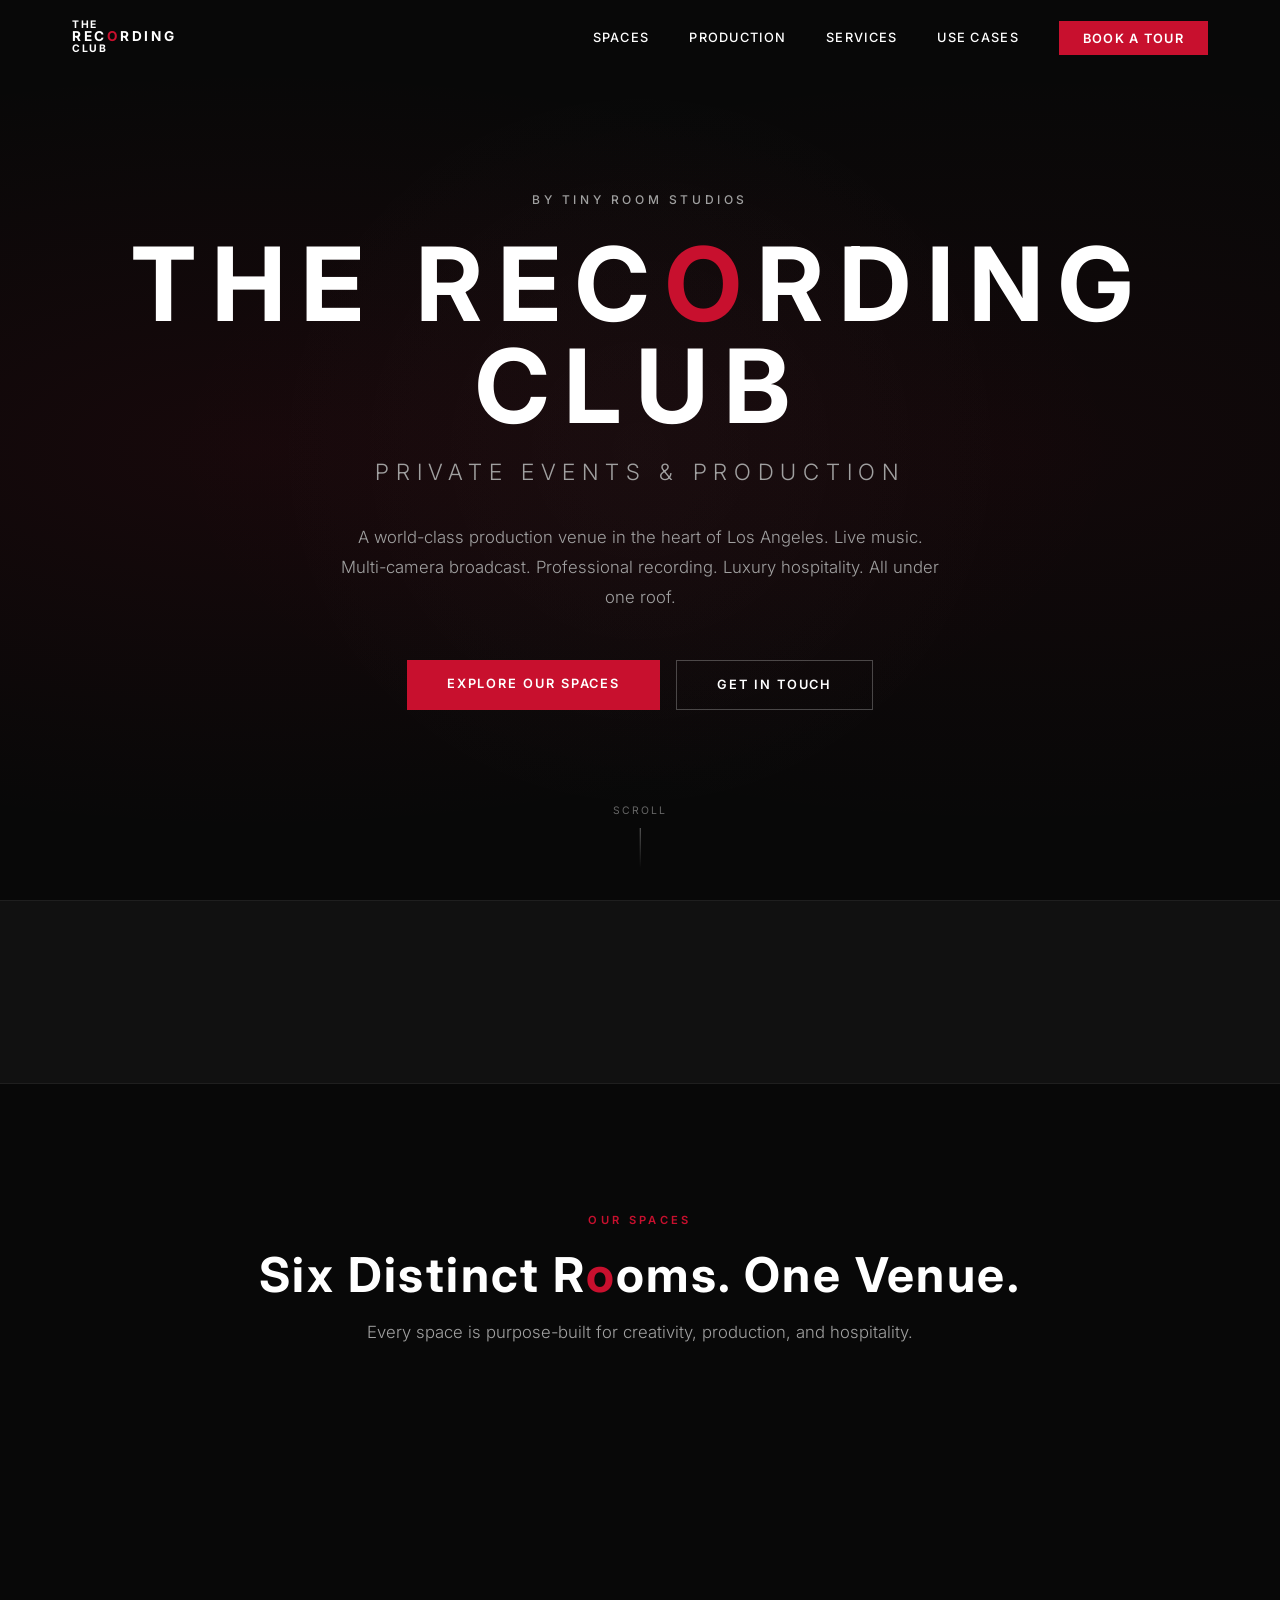
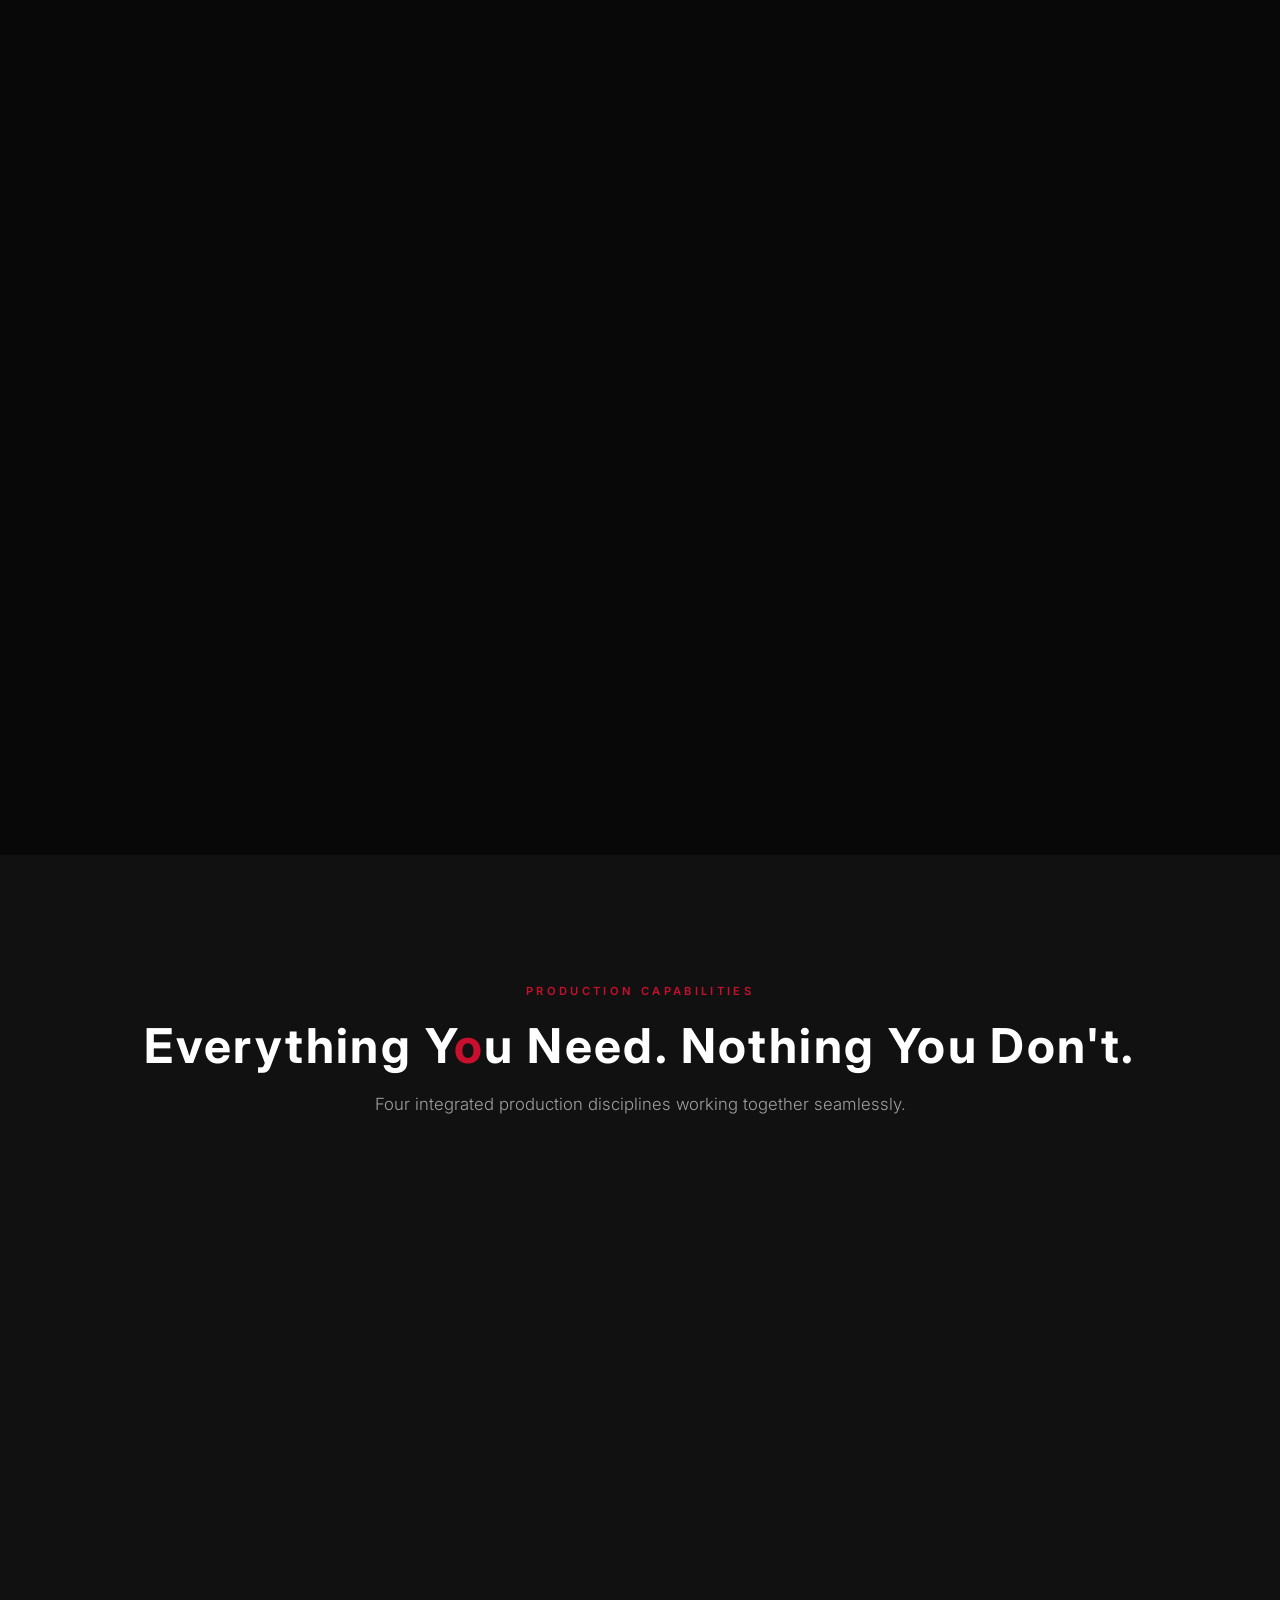
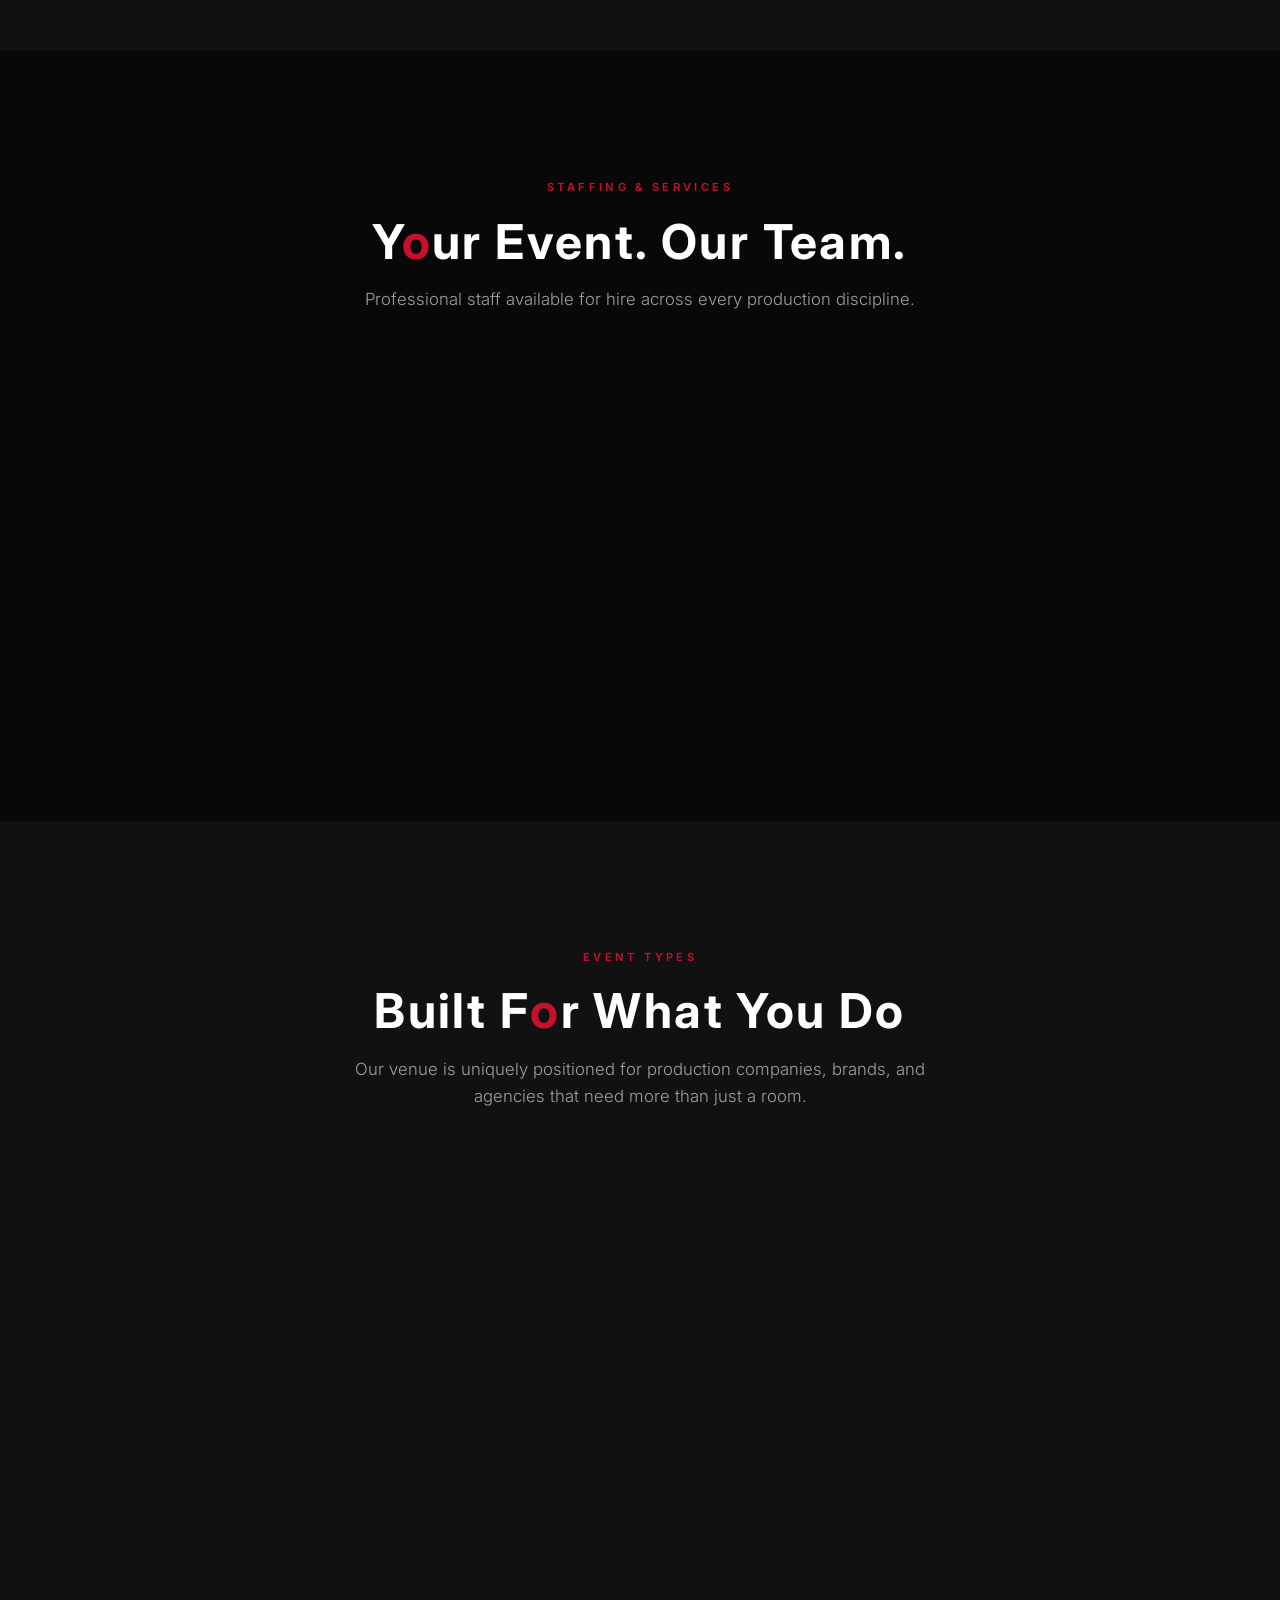
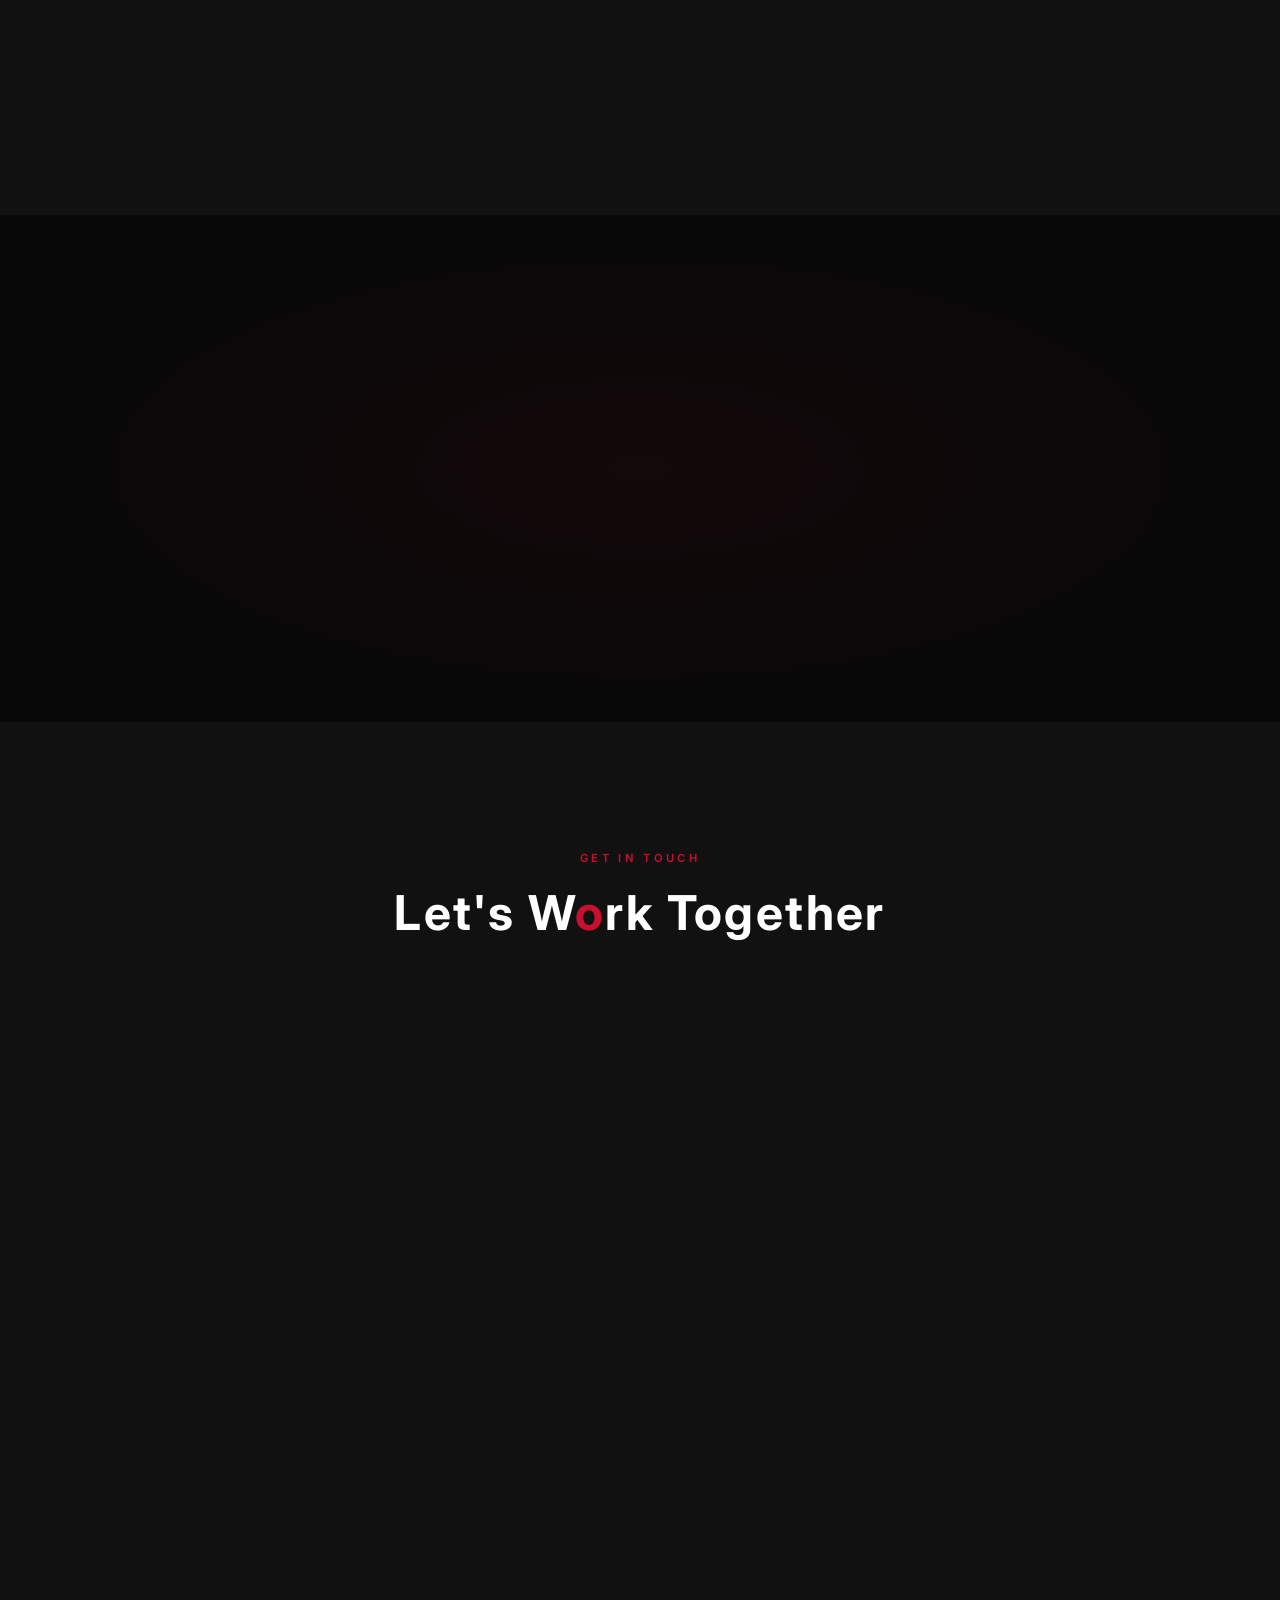
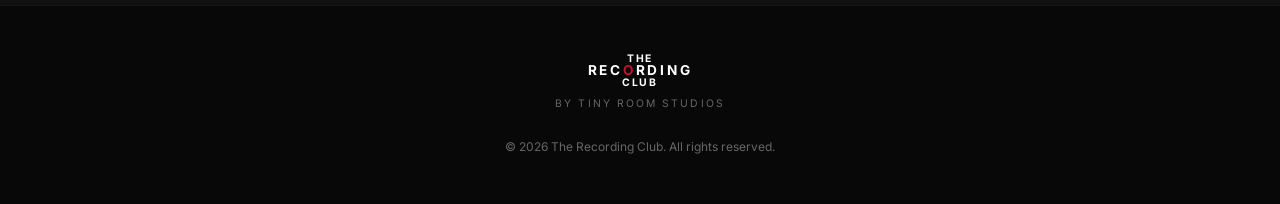
<file: index.html>
<!DOCTYPE html>
<html lang="en">
<head>
    <meta charset="UTF-8">
    <meta http-equiv="refresh" content="0;url=eventbookings/">
    <title>The Recording Club</title>
</head>
<body>
    <p>Redirecting to <a href="eventbookings/">Event Bookings</a>...</p>
</body>
</html>
</file>
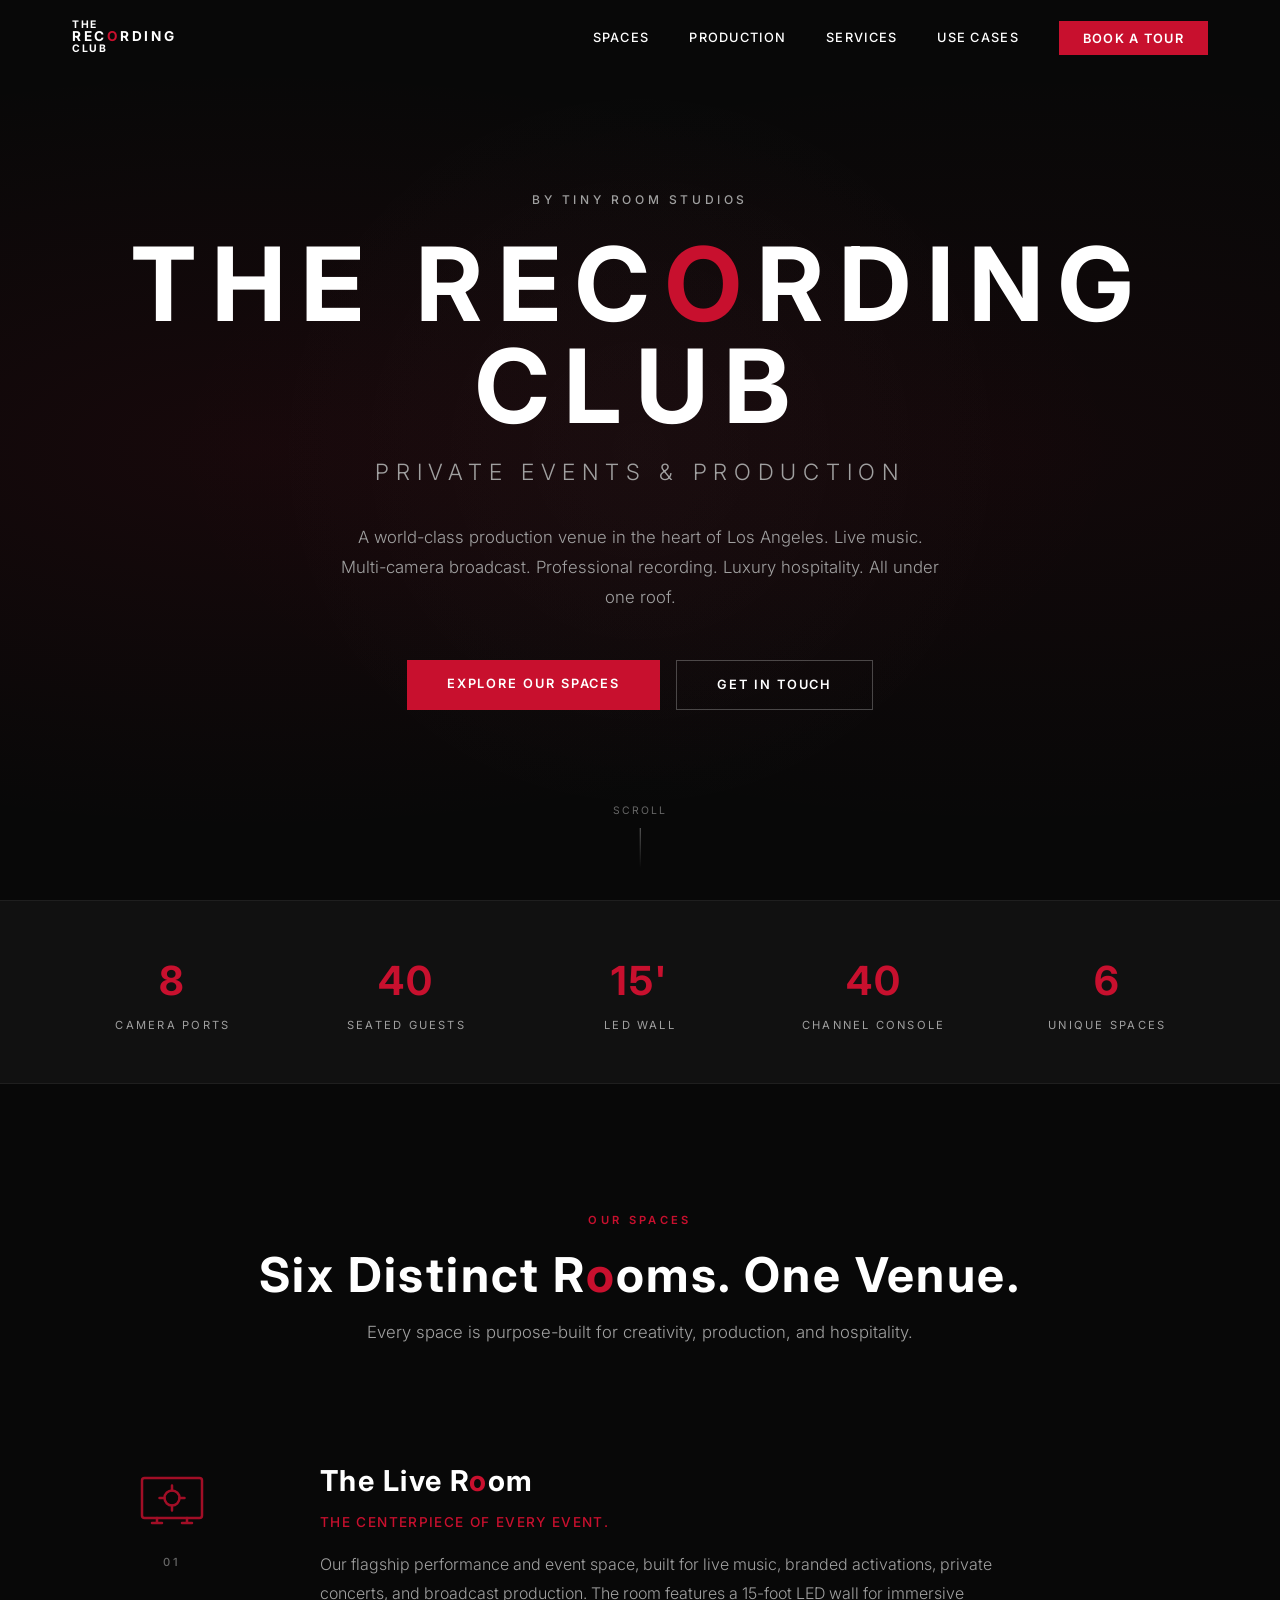
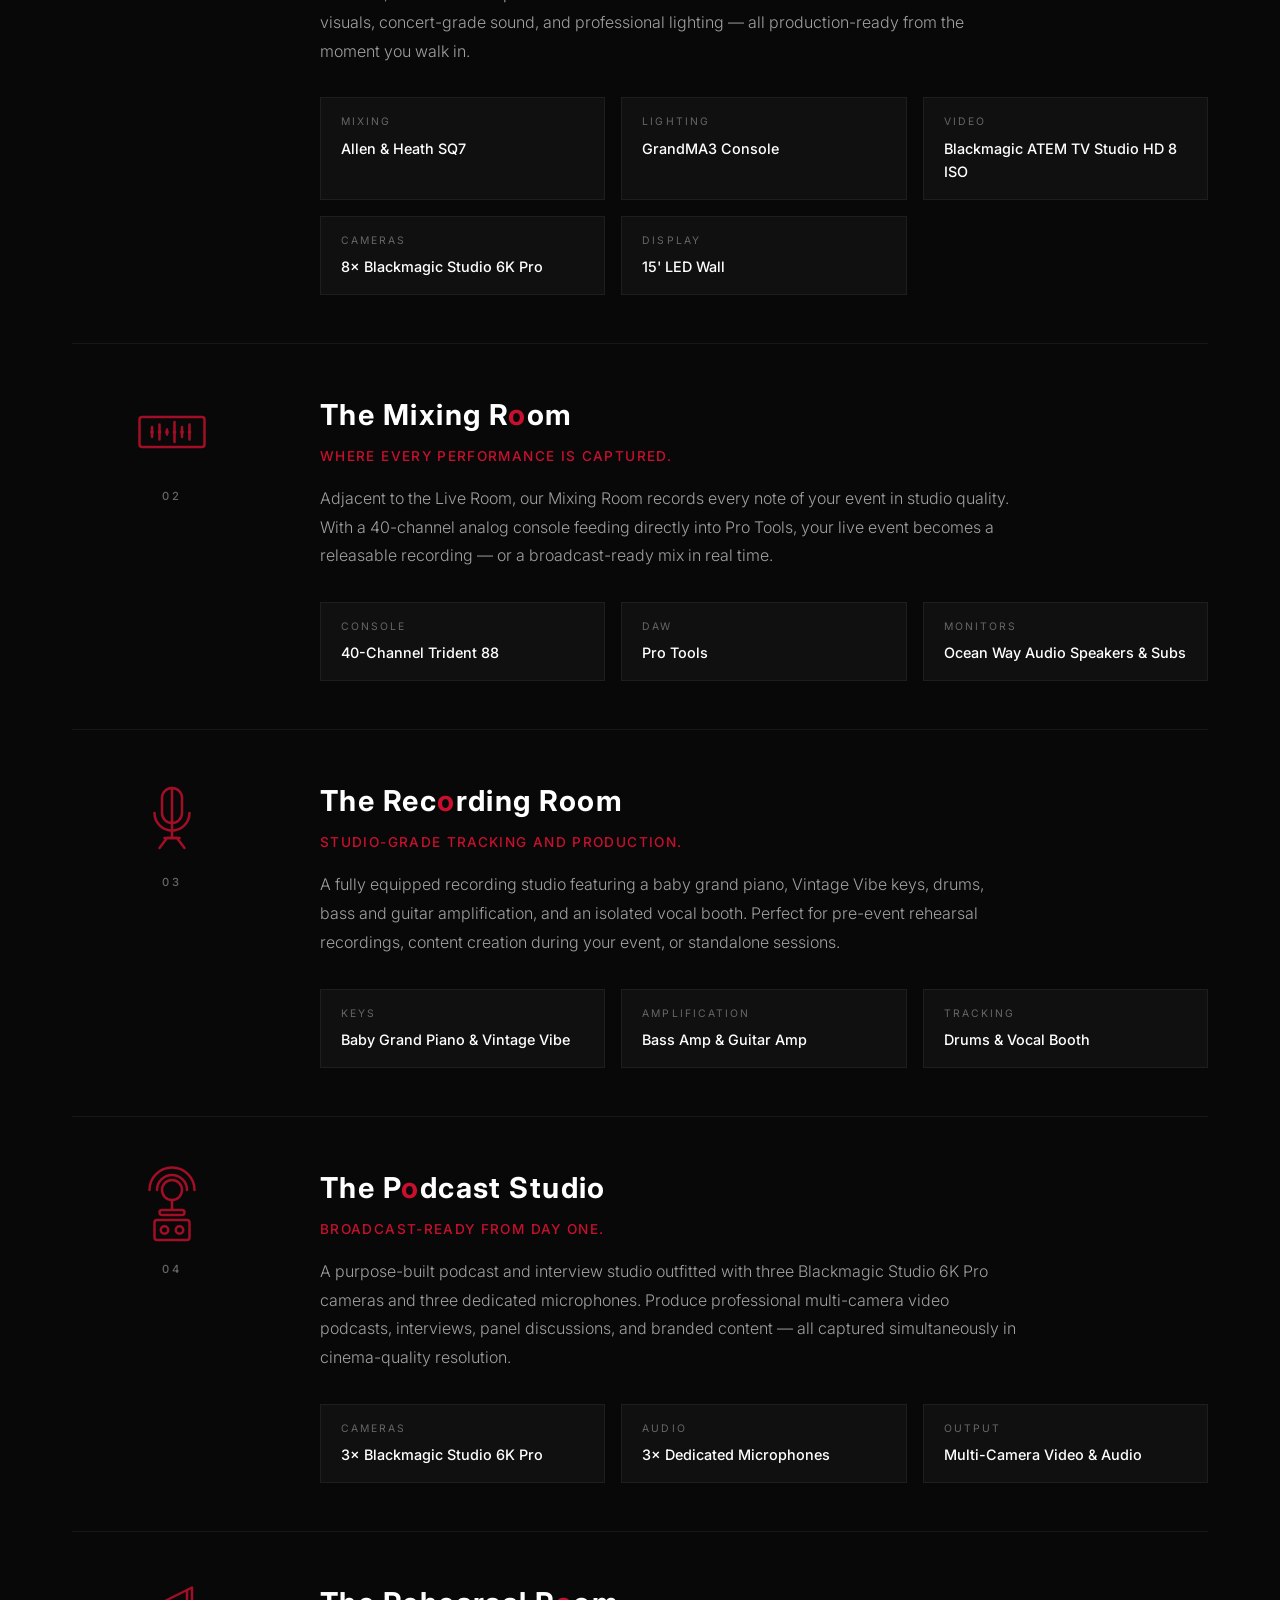
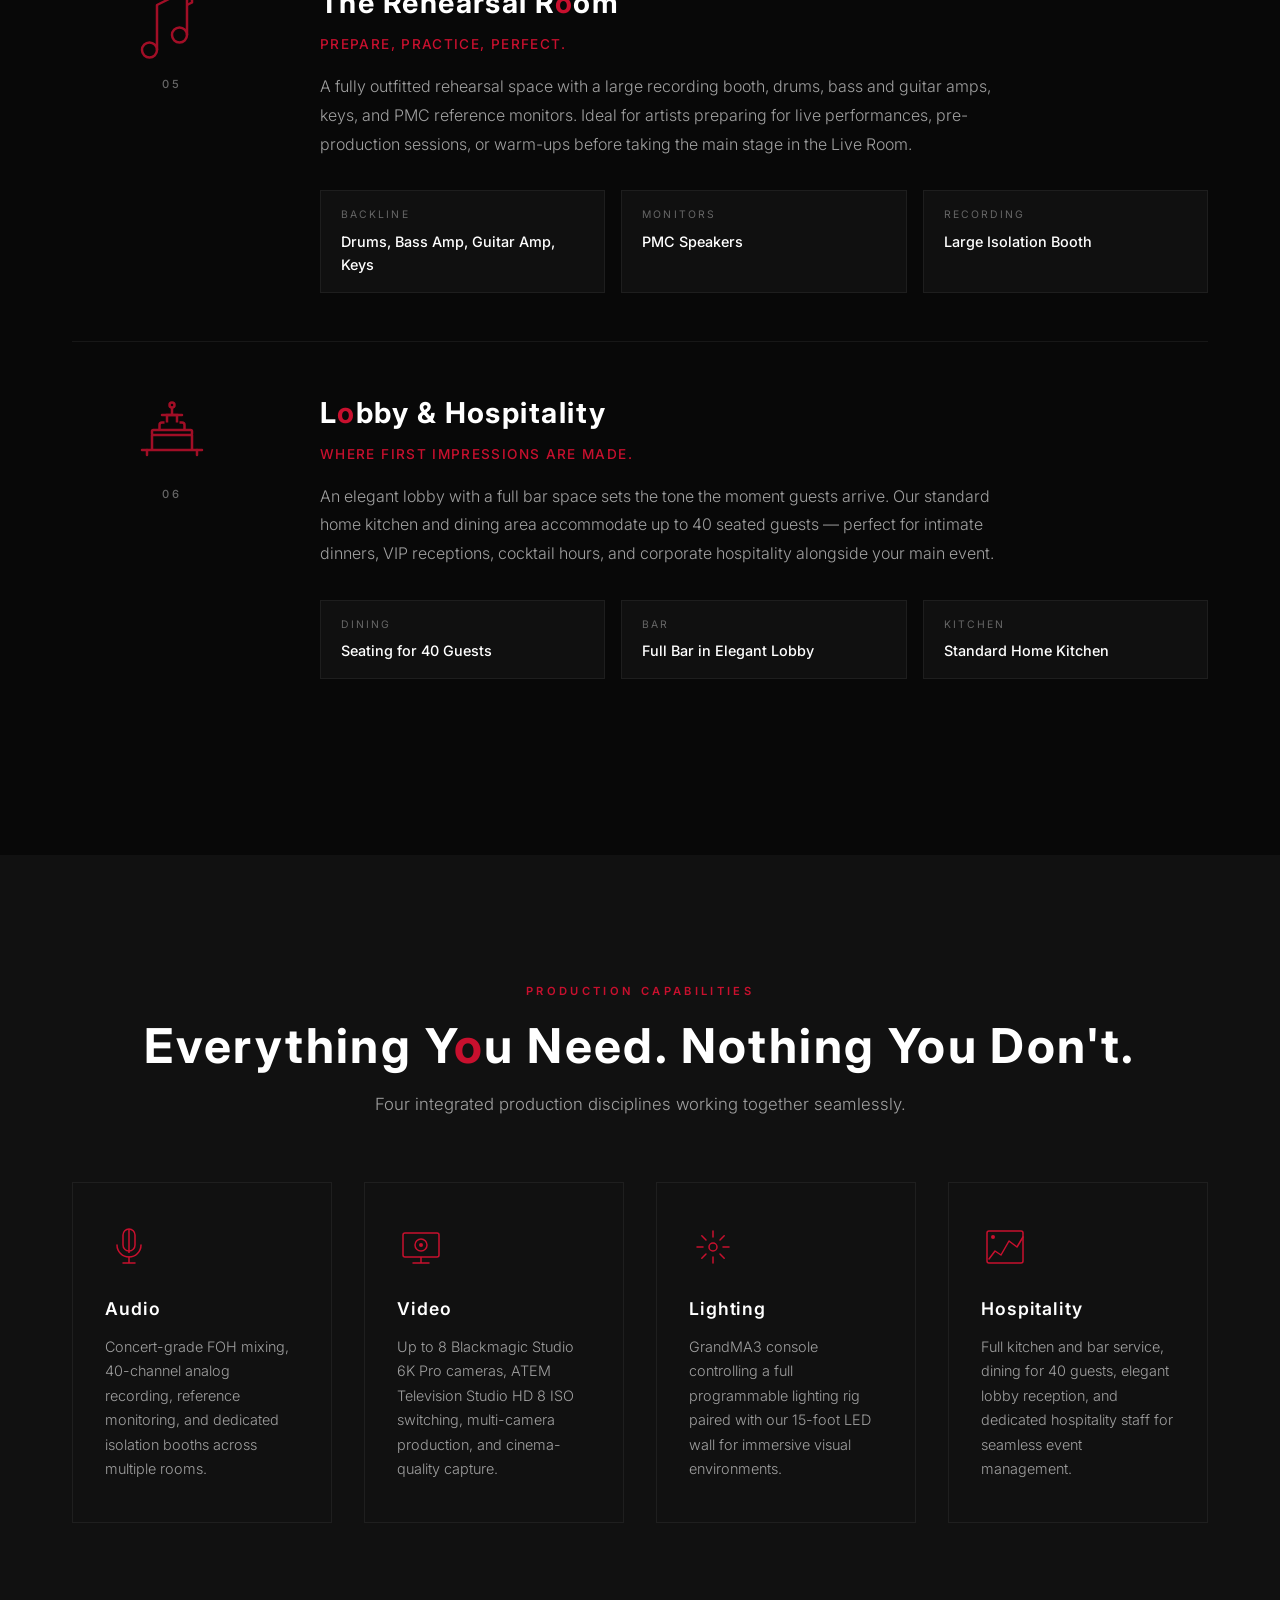
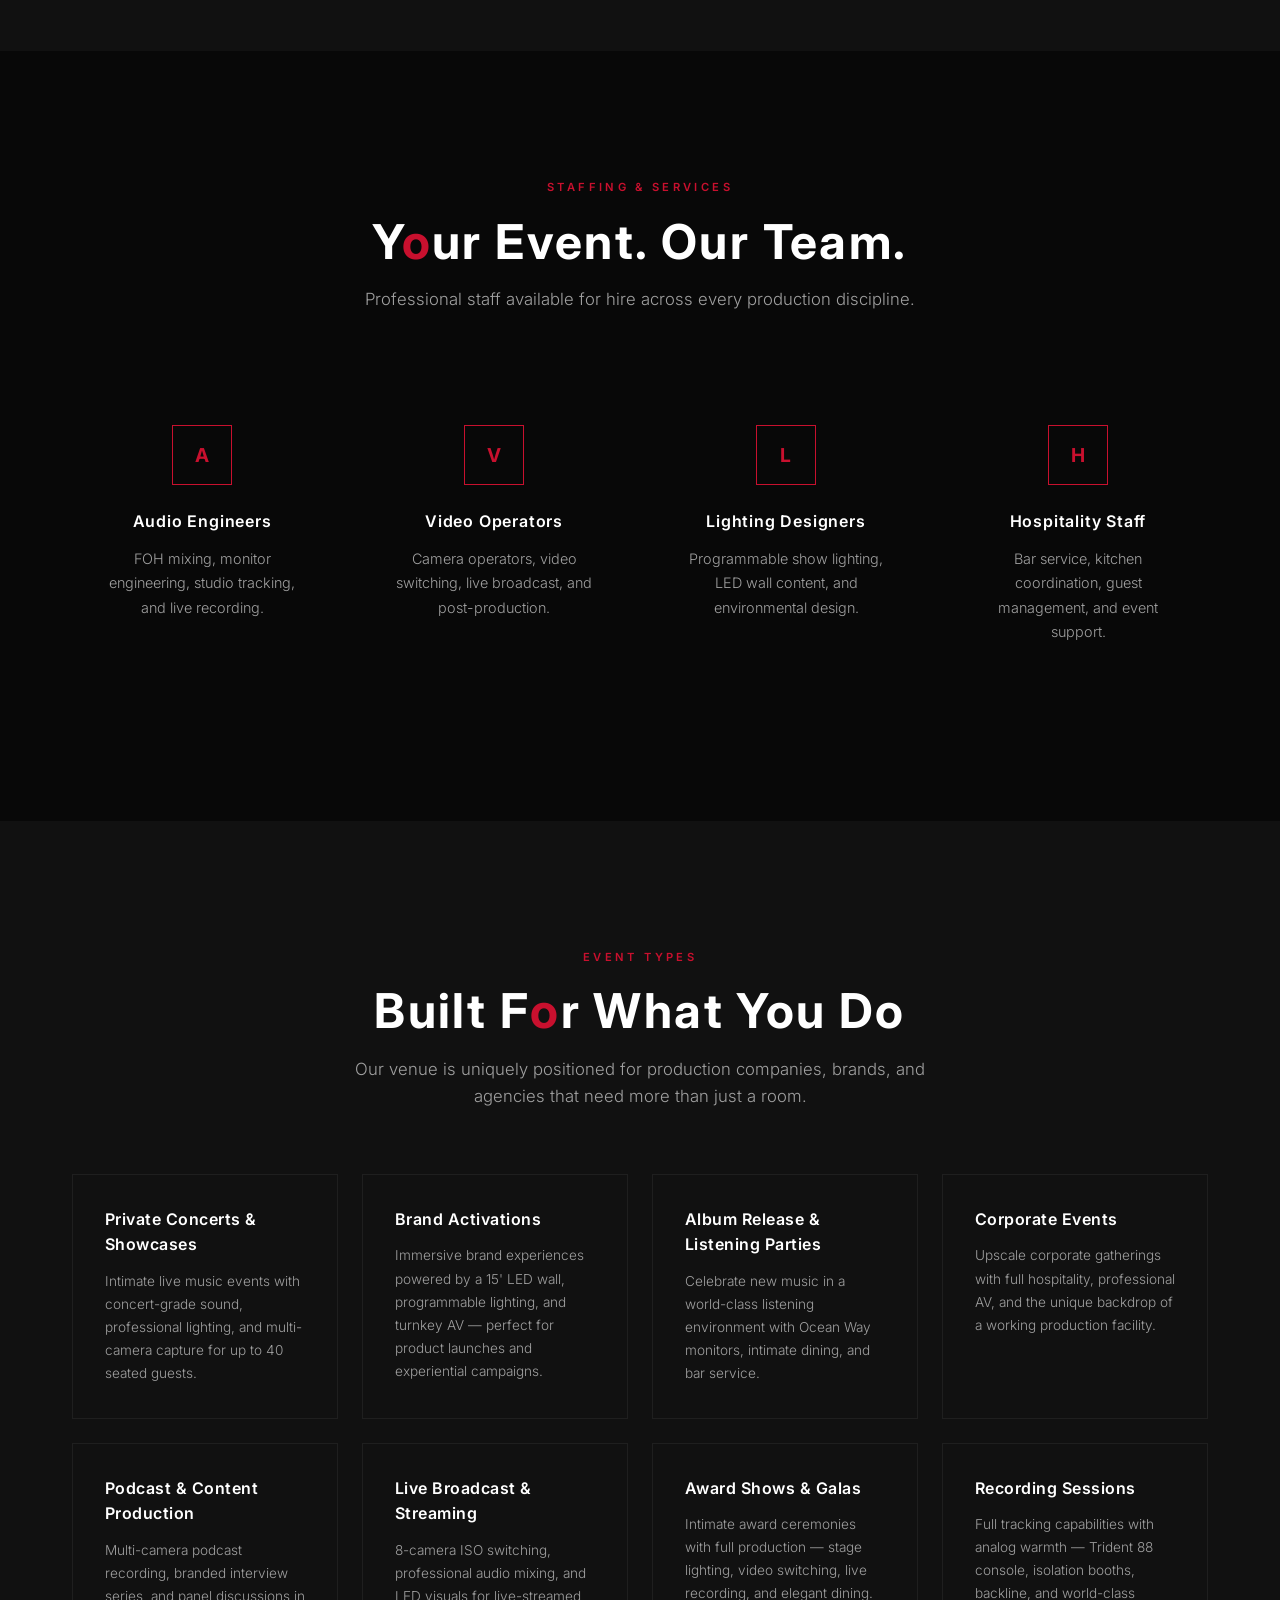
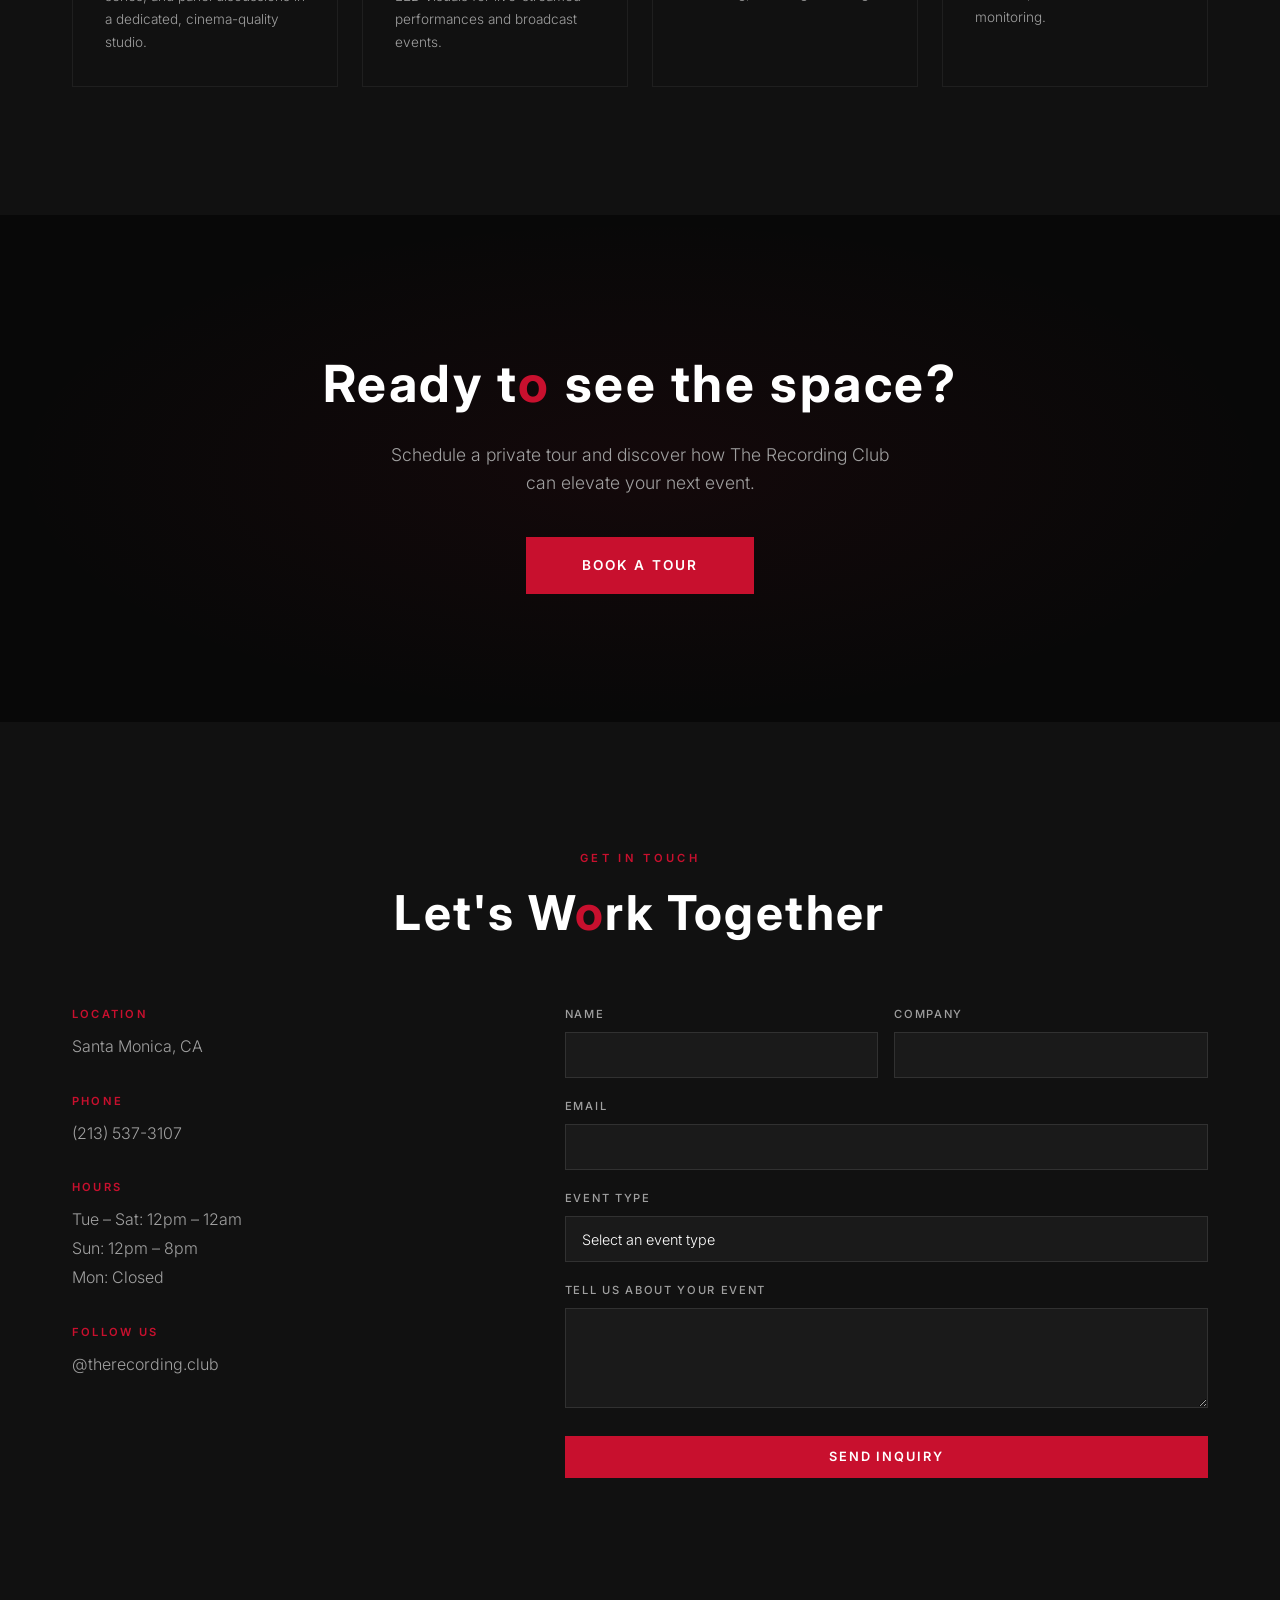
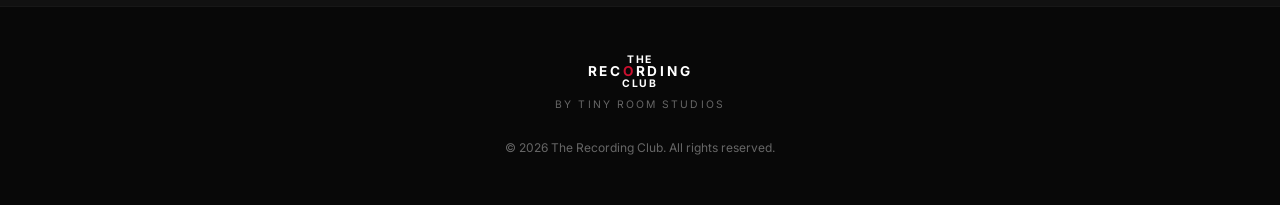
<file: eventbookings/index.html>
<!DOCTYPE html>
<html lang="en">
<head>
    <meta charset="UTF-8">
    <meta name="viewport" content="width=device-width, initial-scale=1.0">
    <title>The Recording Club | Private Events & Production</title>
    <meta name="description" content="Los Angeles' premier private venue for luxury events, live music production, recording, podcasting, and multi-camera broadcast. Full-service hospitality and world-class production under one roof.">
    <link rel="preconnect" href="https://fonts.googleapis.com">
    <link rel="preconnect" href="https://fonts.gstatic.com" crossorigin>
    <link href="https://fonts.googleapis.com/css2?family=Helvetica+Neue:wght@300;400;500;700&family=Inter:wght@300;400;500;600;700&display=swap" rel="stylesheet">
    <link rel="stylesheet" href="styles.css">
</head>
<body>

    <!-- Navigation -->
    <nav class="nav" id="nav">
        <div class="nav-inner">
            <a href="#hero" class="nav-logo">
                <span class="logo-the">THE</span>
                <span class="logo-recording">REC<span class="logo-o">O</span>RDING</span>
                <span class="logo-club">CLUB</span>
            </a>
            <button class="nav-toggle" id="navToggle" aria-label="Toggle menu">
                <span></span><span></span><span></span>
            </button>
            <ul class="nav-links" id="navLinks">
                <li><a href="#spaces">Spaces</a></li>
                <li><a href="#production">Production</a></li>
                <li><a href="#services">Services</a></li>
                <li><a href="#usecases">Use Cases</a></li>
                <li><a href="#contact" class="nav-cta">Book a Tour</a></li>
            </ul>
        </div>
    </nav>

    <!-- Hero -->
    <section class="hero" id="hero">
        <div class="hero-overlay"></div>
        <div class="hero-content">
            <p class="hero-eyebrow">By Tiny Room Studios</p>
            <h1 class="hero-title">
                THE REC<span class="accent">O</span>RDING CLUB
            </h1>
            <p class="hero-subtitle">Private Events & Production</p>
            <p class="hero-description">
                A world-class production venue in the heart of Los Angeles.
                Live music. Multi-camera broadcast. Professional recording.
                Luxury hospitality. All under one roof.
            </p>
            <div class="hero-actions">
                <a href="#spaces" class="btn btn-primary">Explore Our Spaces</a>
                <a href="#contact" class="btn btn-outline">Get in Touch</a>
            </div>
        </div>
        <div class="hero-scroll">
            <span>Scroll</span>
            <div class="scroll-line"></div>
        </div>
    </section>

    <!-- Stats Bar -->
    <section class="stats">
        <div class="container">
            <div class="stats-grid">
                <div class="stat">
                    <span class="stat-number">8</span>
                    <span class="stat-label">Camera Ports</span>
                </div>
                <div class="stat">
                    <span class="stat-number">40</span>
                    <span class="stat-label">Seated Guests</span>
                </div>
                <div class="stat">
                    <span class="stat-number">15'</span>
                    <span class="stat-label">LED Wall</span>
                </div>
                <div class="stat">
                    <span class="stat-number">40</span>
                    <span class="stat-label">Channel Console</span>
                </div>
                <div class="stat">
                    <span class="stat-number">6</span>
                    <span class="stat-label">Unique Spaces</span>
                </div>
            </div>
        </div>
    </section>

    <!-- Spaces -->
    <section class="spaces" id="spaces">
        <div class="container">
            <div class="section-header">
                <p class="section-eyebrow">Our Spaces</p>
                <h2 class="section-title">Six Distinct R<span class="accent">o</span>oms. One Venue.</h2>
                <p class="section-subtitle">Every space is purpose-built for creativity, production, and hospitality.</p>
            </div>

            <!-- Live Room -->
            <div class="space-card" id="liveroom">
                <div class="space-card-visual">
                    <div class="space-icon">
                        <svg viewBox="0 0 64 64" fill="none" xmlns="http://www.w3.org/2000/svg">
                            <rect x="8" y="16" width="48" height="32" rx="2" stroke="currentColor" stroke-width="2"/>
                            <path d="M20 48V52M44 48V52M16 52H24M40 52H48" stroke="currentColor" stroke-width="2" stroke-linecap="round"/>
                            <circle cx="32" cy="32" r="6" stroke="currentColor" stroke-width="2"/>
                            <path d="M32 26V22M38 32H42M32 38V42M22 32H26" stroke="currentColor" stroke-width="2" stroke-linecap="round"/>
                        </svg>
                    </div>
                    <span class="space-number">01</span>
                </div>
                <div class="space-card-content">
                    <h3>The Live R<span class="accent">o</span>om</h3>
                    <p class="space-tagline">The centerpiece of every event.</p>
                    <p>Our flagship performance and event space, built for live music, branded activations, private concerts, and broadcast production. The room features a 15-foot LED wall for immersive visuals, concert-grade sound, and professional lighting — all production-ready from the moment you walk in.</p>
                    <div class="equipment-grid">
                        <div class="equip-item">
                            <span class="equip-label">Mixing</span>
                            <span class="equip-value">Allen & Heath SQ7</span>
                        </div>
                        <div class="equip-item">
                            <span class="equip-label">Lighting</span>
                            <span class="equip-value">GrandMA3 Console</span>
                        </div>
                        <div class="equip-item">
                            <span class="equip-label">Video</span>
                            <span class="equip-value">Blackmagic ATEM TV Studio HD 8 ISO</span>
                        </div>
                        <div class="equip-item">
                            <span class="equip-label">Cameras</span>
                            <span class="equip-value">8× Blackmagic Studio 6K Pro</span>
                        </div>
                        <div class="equip-item">
                            <span class="equip-label">Display</span>
                            <span class="equip-value">15' LED Wall</span>
                        </div>
                    </div>
                </div>
            </div>

            <!-- Mixing Room -->
            <div class="space-card reverse">
                <div class="space-card-visual">
                    <div class="space-icon">
                        <svg viewBox="0 0 64 64" fill="none" xmlns="http://www.w3.org/2000/svg">
                            <rect x="6" y="20" width="52" height="24" rx="2" stroke="currentColor" stroke-width="2"/>
                            <path d="M16 28V36M22 26V38M28 30V34M34 24V40M40 28V36M46 26V38" stroke="currentColor" stroke-width="2" stroke-linecap="round"/>
                            <circle cx="16" cy="32" r="1.5" fill="currentColor"/>
                            <circle cx="22" cy="32" r="1.5" fill="currentColor"/>
                            <circle cx="28" cy="32" r="1.5" fill="currentColor"/>
                            <circle cx="34" cy="32" r="1.5" fill="currentColor"/>
                            <circle cx="40" cy="32" r="1.5" fill="currentColor"/>
                            <circle cx="46" cy="32" r="1.5" fill="currentColor"/>
                        </svg>
                    </div>
                    <span class="space-number">02</span>
                </div>
                <div class="space-card-content">
                    <h3>The Mixing R<span class="accent">o</span>om</h3>
                    <p class="space-tagline">Where every performance is captured.</p>
                    <p>Adjacent to the Live Room, our Mixing Room records every note of your event in studio quality. With a 40-channel analog console feeding directly into Pro Tools, your live event becomes a releasable recording — or a broadcast-ready mix in real time.</p>
                    <div class="equipment-grid">
                        <div class="equip-item">
                            <span class="equip-label">Console</span>
                            <span class="equip-value">40-Channel Trident 88</span>
                        </div>
                        <div class="equip-item">
                            <span class="equip-label">DAW</span>
                            <span class="equip-value">Pro Tools</span>
                        </div>
                        <div class="equip-item">
                            <span class="equip-label">Monitors</span>
                            <span class="equip-value">Ocean Way Audio Speakers & Subs</span>
                        </div>
                    </div>
                </div>
            </div>

            <!-- Recording Room -->
            <div class="space-card">
                <div class="space-card-visual">
                    <div class="space-icon">
                        <svg viewBox="0 0 64 64" fill="none" xmlns="http://www.w3.org/2000/svg">
                            <path d="M32 8V40" stroke="currentColor" stroke-width="2" stroke-linecap="round"/>
                            <path d="M24 16C24 11.5817 27.5817 8 32 8C36.4183 8 40 11.5817 40 16V28C40 32.4183 36.4183 36 32 36C27.5817 36 24 32.4183 24 28V16Z" stroke="currentColor" stroke-width="2"/>
                            <path d="M18 28C18 35.732 24.268 42 32 42C39.732 42 46 35.732 46 28" stroke="currentColor" stroke-width="2" stroke-linecap="round"/>
                            <path d="M26 48H38" stroke="currentColor" stroke-width="2" stroke-linecap="round"/>
                            <path d="M32 42V48" stroke="currentColor" stroke-width="2" stroke-linecap="round"/>
                            <path d="M22 56L28 48H36L42 56" stroke="currentColor" stroke-width="2" stroke-linecap="round" stroke-linejoin="round"/>
                        </svg>
                    </div>
                    <span class="space-number">03</span>
                </div>
                <div class="space-card-content">
                    <h3>The Rec<span class="accent">o</span>rding Room</h3>
                    <p class="space-tagline">Studio-grade tracking and production.</p>
                    <p>A fully equipped recording studio featuring a baby grand piano, Vintage Vibe keys, drums, bass and guitar amplification, and an isolated vocal booth. Perfect for pre-event rehearsal recordings, content creation during your event, or standalone sessions.</p>
                    <div class="equipment-grid">
                        <div class="equip-item">
                            <span class="equip-label">Keys</span>
                            <span class="equip-value">Baby Grand Piano & Vintage Vibe</span>
                        </div>
                        <div class="equip-item">
                            <span class="equip-label">Amplification</span>
                            <span class="equip-value">Bass Amp & Guitar Amp</span>
                        </div>
                        <div class="equip-item">
                            <span class="equip-label">Tracking</span>
                            <span class="equip-value">Drums & Vocal Booth</span>
                        </div>
                    </div>
                </div>
            </div>

            <!-- Podcast Studio -->
            <div class="space-card reverse">
                <div class="space-card-visual">
                    <div class="space-icon">
                        <svg viewBox="0 0 64 64" fill="none" xmlns="http://www.w3.org/2000/svg">
                            <circle cx="32" cy="20" r="8" stroke="currentColor" stroke-width="2"/>
                            <path d="M20 20C20 13.3726 25.3726 8 32 8C38.6274 8 44 13.3726 44 20" stroke="currentColor" stroke-width="2" stroke-linecap="round"/>
                            <path d="M14 20C14 10.0589 22.0589 2 32 2C41.9411 2 50 10.0589 50 20" stroke="currentColor" stroke-width="2" stroke-linecap="round"/>
                            <rect x="22" y="36" width="20" height="4" rx="2" stroke="currentColor" stroke-width="2"/>
                            <path d="M32 28V36" stroke="currentColor" stroke-width="2"/>
                            <rect x="18" y="44" width="28" height="16" rx="2" stroke="currentColor" stroke-width="2"/>
                            <circle cx="26" cy="52" r="3" stroke="currentColor" stroke-width="2"/>
                            <circle cx="38" cy="52" r="3" stroke="currentColor" stroke-width="2"/>
                        </svg>
                    </div>
                    <span class="space-number">04</span>
                </div>
                <div class="space-card-content">
                    <h3>The P<span class="accent">o</span>dcast Studio</h3>
                    <p class="space-tagline">Broadcast-ready from day one.</p>
                    <p>A purpose-built podcast and interview studio outfitted with three Blackmagic Studio 6K Pro cameras and three dedicated microphones. Produce professional multi-camera video podcasts, interviews, panel discussions, and branded content — all captured simultaneously in cinema-quality resolution.</p>
                    <div class="equipment-grid">
                        <div class="equip-item">
                            <span class="equip-label">Cameras</span>
                            <span class="equip-value">3× Blackmagic Studio 6K Pro</span>
                        </div>
                        <div class="equip-item">
                            <span class="equip-label">Audio</span>
                            <span class="equip-value">3× Dedicated Microphones</span>
                        </div>
                        <div class="equip-item">
                            <span class="equip-label">Output</span>
                            <span class="equip-value">Multi-Camera Video & Audio</span>
                        </div>
                    </div>
                </div>
            </div>

            <!-- Rehearsal Room -->
            <div class="space-card">
                <div class="space-card-visual">
                    <div class="space-icon">
                        <svg viewBox="0 0 64 64" fill="none" xmlns="http://www.w3.org/2000/svg">
                            <path d="M20 56V20L44 8V44" stroke="currentColor" stroke-width="2" stroke-linejoin="round"/>
                            <circle cx="14" cy="56" r="6" stroke="currentColor" stroke-width="2"/>
                            <circle cx="38" cy="44" r="6" stroke="currentColor" stroke-width="2"/>
                            <path d="M44 8L48 6V18L44 20" stroke="currentColor" stroke-width="2" stroke-linejoin="round"/>
                        </svg>
                    </div>
                    <span class="space-number">05</span>
                </div>
                <div class="space-card-content">
                    <h3>The Rehearsal R<span class="accent">o</span>om</h3>
                    <p class="space-tagline">Prepare, practice, perfect.</p>
                    <p>A fully outfitted rehearsal space with a large recording booth, drums, bass and guitar amps, keys, and PMC reference monitors. Ideal for artists preparing for live performances, pre-production sessions, or warm-ups before taking the main stage in the Live Room.</p>
                    <div class="equipment-grid">
                        <div class="equip-item">
                            <span class="equip-label">Backline</span>
                            <span class="equip-value">Drums, Bass Amp, Guitar Amp, Keys</span>
                        </div>
                        <div class="equip-item">
                            <span class="equip-label">Monitors</span>
                            <span class="equip-value">PMC Speakers</span>
                        </div>
                        <div class="equip-item">
                            <span class="equip-label">Recording</span>
                            <span class="equip-value">Large Isolation Booth</span>
                        </div>
                    </div>
                </div>
            </div>

            <!-- Lobby & Hospitality -->
            <div class="space-card reverse">
                <div class="space-card-visual">
                    <div class="space-icon">
                        <svg viewBox="0 0 64 64" fill="none" xmlns="http://www.w3.org/2000/svg">
                            <path d="M8 48H56" stroke="currentColor" stroke-width="2" stroke-linecap="round"/>
                            <path d="M12 48V52M52 48V52" stroke="currentColor" stroke-width="2" stroke-linecap="round"/>
                            <rect x="16" y="32" width="32" height="4" rx="1" stroke="currentColor" stroke-width="2"/>
                            <path d="M22 32V28C22 26.8954 22.8954 26 24 26H26" stroke="currentColor" stroke-width="2"/>
                            <path d="M42 32V28C42 26.8954 41.1046 26 40 26H38" stroke="currentColor" stroke-width="2"/>
                            <path d="M28 26V20H36V26" stroke="currentColor" stroke-width="2"/>
                            <path d="M24 20H40" stroke="currentColor" stroke-width="2" stroke-linecap="round"/>
                            <path d="M32 14V20" stroke="currentColor" stroke-width="2"/>
                            <circle cx="32" cy="12" r="2" stroke="currentColor" stroke-width="2"/>
                            <path d="M16 36V48M48 36V48" stroke="currentColor" stroke-width="2"/>
                        </svg>
                    </div>
                    <span class="space-number">06</span>
                </div>
                <div class="space-card-content">
                    <h3>L<span class="accent">o</span>bby & Hospitality</h3>
                    <p class="space-tagline">Where first impressions are made.</p>
                    <p>An elegant lobby with a full bar space sets the tone the moment guests arrive. Our standard home kitchen and dining area accommodate up to 40 seated guests — perfect for intimate dinners, VIP receptions, cocktail hours, and corporate hospitality alongside your main event.</p>
                    <div class="equipment-grid">
                        <div class="equip-item">
                            <span class="equip-label">Dining</span>
                            <span class="equip-value">Seating for 40 Guests</span>
                        </div>
                        <div class="equip-item">
                            <span class="equip-label">Bar</span>
                            <span class="equip-value">Full Bar in Elegant Lobby</span>
                        </div>
                        <div class="equip-item">
                            <span class="equip-label">Kitchen</span>
                            <span class="equip-value">Standard Home Kitchen</span>
                        </div>
                    </div>
                </div>
            </div>
        </div>
    </section>

    <!-- Production Capabilities -->
    <section class="production" id="production">
        <div class="container">
            <div class="section-header">
                <p class="section-eyebrow">Production Capabilities</p>
                <h2 class="section-title">Everything Y<span class="accent">o</span>u Need. Nothing You Don't.</h2>
                <p class="section-subtitle">Four integrated production disciplines working together seamlessly.</p>
            </div>
            <div class="capabilities-grid">
                <div class="capability">
                    <div class="capability-icon">
                        <svg viewBox="0 0 48 48" fill="none" xmlns="http://www.w3.org/2000/svg">
                            <path d="M24 6V30" stroke="currentColor" stroke-width="1.5"/>
                            <path d="M18 12C18 8.68629 20.6863 6 24 6C27.3137 6 30 8.68629 30 12V22C30 25.3137 27.3137 28 24 28C20.6863 28 18 25.3137 18 22V12Z" stroke="currentColor" stroke-width="1.5"/>
                            <path d="M12 22C12 28.6274 17.3726 34 24 34C30.6274 34 36 28.6274 36 22" stroke="currentColor" stroke-width="1.5" stroke-linecap="round"/>
                            <path d="M24 34V40M18 40H30" stroke="currentColor" stroke-width="1.5" stroke-linecap="round"/>
                        </svg>
                    </div>
                    <h4>Audio</h4>
                    <p>Concert-grade FOH mixing, 40-channel analog recording, reference monitoring, and dedicated isolation booths across multiple rooms.</p>
                </div>
                <div class="capability">
                    <div class="capability-icon">
                        <svg viewBox="0 0 48 48" fill="none" xmlns="http://www.w3.org/2000/svg">
                            <rect x="6" y="10" width="36" height="24" rx="2" stroke="currentColor" stroke-width="1.5"/>
                            <circle cx="24" cy="22" r="6" stroke="currentColor" stroke-width="1.5"/>
                            <circle cx="24" cy="22" r="2" fill="currentColor"/>
                            <path d="M24 34V40" stroke="currentColor" stroke-width="1.5"/>
                            <path d="M16 40H32" stroke="currentColor" stroke-width="1.5" stroke-linecap="round"/>
                        </svg>
                    </div>
                    <h4>Video</h4>
                    <p>Up to 8 Blackmagic Studio 6K Pro cameras, ATEM Television Studio HD 8 ISO switching, multi-camera production, and cinema-quality capture.</p>
                </div>
                <div class="capability">
                    <div class="capability-icon">
                        <svg viewBox="0 0 48 48" fill="none" xmlns="http://www.w3.org/2000/svg">
                            <circle cx="24" cy="24" r="4" stroke="currentColor" stroke-width="1.5"/>
                            <path d="M24 8V14M24 34V40M8 24H14M34 24H40" stroke="currentColor" stroke-width="1.5" stroke-linecap="round"/>
                            <path d="M12.8 12.8L17 17M31 31L35.2 35.2M35.2 12.8L31 17M17 31L12.8 35.2" stroke="currentColor" stroke-width="1.5" stroke-linecap="round"/>
                        </svg>
                    </div>
                    <h4>Lighting</h4>
                    <p>GrandMA3 console controlling a full programmable lighting rig paired with our 15-foot LED wall for immersive visual environments.</p>
                </div>
                <div class="capability">
                    <div class="capability-icon">
                        <svg viewBox="0 0 48 48" fill="none" xmlns="http://www.w3.org/2000/svg">
                            <path d="M8 36L14 28L20 32L28 18L36 24L42 14" stroke="currentColor" stroke-width="1.5" stroke-linecap="round" stroke-linejoin="round"/>
                            <rect x="6" y="8" width="36" height="32" rx="2" stroke="currentColor" stroke-width="1.5"/>
                            <circle cx="12" cy="14" r="2" fill="currentColor"/>
                        </svg>
                    </div>
                    <h4>Hospitality</h4>
                    <p>Full kitchen and bar service, dining for 40 guests, elegant lobby reception, and dedicated hospitality staff for seamless event management.</p>
                </div>
            </div>
        </div>
    </section>

    <!-- Services -->
    <section class="services" id="services">
        <div class="container">
            <div class="section-header">
                <p class="section-eyebrow">Staffing & Services</p>
                <h2 class="section-title">Y<span class="accent">o</span>ur Event. Our Team.</h2>
                <p class="section-subtitle">Professional staff available for hire across every production discipline.</p>
            </div>
            <div class="services-grid">
                <div class="service-item">
                    <span class="service-icon">A</span>
                    <h4>Audio Engineers</h4>
                    <p>FOH mixing, monitor engineering, studio tracking, and live recording.</p>
                </div>
                <div class="service-item">
                    <span class="service-icon">V</span>
                    <h4>Video Operators</h4>
                    <p>Camera operators, video switching, live broadcast, and post-production.</p>
                </div>
                <div class="service-item">
                    <span class="service-icon">L</span>
                    <h4>Lighting Designers</h4>
                    <p>Programmable show lighting, LED wall content, and environmental design.</p>
                </div>
                <div class="service-item">
                    <span class="service-icon">H</span>
                    <h4>Hospitality Staff</h4>
                    <p>Bar service, kitchen coordination, guest management, and event support.</p>
                </div>
            </div>
        </div>
    </section>

    <!-- Use Cases -->
    <section class="usecases" id="usecases">
        <div class="container">
            <div class="section-header">
                <p class="section-eyebrow">Event Types</p>
                <h2 class="section-title">Built F<span class="accent">o</span>r What You Do</h2>
                <p class="section-subtitle">Our venue is uniquely positioned for production companies, brands, and agencies that need more than just a room.</p>
            </div>
            <div class="usecases-grid">
                <div class="usecase">
                    <h4>Private Concerts & Showcases</h4>
                    <p>Intimate live music events with concert-grade sound, professional lighting, and multi-camera capture for up to 40 seated guests.</p>
                </div>
                <div class="usecase">
                    <h4>Brand Activations</h4>
                    <p>Immersive brand experiences powered by a 15' LED wall, programmable lighting, and turnkey AV — perfect for product launches and experiential campaigns.</p>
                </div>
                <div class="usecase">
                    <h4>Album Release & Listening Parties</h4>
                    <p>Celebrate new music in a world-class listening environment with Ocean Way monitors, intimate dining, and bar service.</p>
                </div>
                <div class="usecase">
                    <h4>Corporate Events</h4>
                    <p>Upscale corporate gatherings with full hospitality, professional AV, and the unique backdrop of a working production facility.</p>
                </div>
                <div class="usecase">
                    <h4>Podcast & Content Production</h4>
                    <p>Multi-camera podcast recording, branded interview series, and panel discussions in a dedicated, cinema-quality studio.</p>
                </div>
                <div class="usecase">
                    <h4>Live Broadcast & Streaming</h4>
                    <p>8-camera ISO switching, professional audio mixing, and LED visuals for live-streamed performances and broadcast events.</p>
                </div>
                <div class="usecase">
                    <h4>Award Shows & Galas</h4>
                    <p>Intimate award ceremonies with full production — stage lighting, video switching, live recording, and elegant dining.</p>
                </div>
                <div class="usecase">
                    <h4>Recording Sessions</h4>
                    <p>Full tracking capabilities with analog warmth — Trident 88 console, isolation booths, backline, and world-class monitoring.</p>
                </div>
            </div>
        </div>
    </section>

    <!-- CTA -->
    <section class="cta-section">
        <div class="container">
            <div class="cta-content">
                <h2>Ready t<span class="accent">o</span> see the space?</h2>
                <p>Schedule a private tour and discover how The Recording Club can elevate your next event.</p>
                <a href="#contact" class="btn btn-primary btn-large">Book a Tour</a>
            </div>
        </div>
    </section>

    <!-- Contact -->
    <section class="contact" id="contact">
        <div class="container">
            <div class="section-header">
                <p class="section-eyebrow">Get in Touch</p>
                <h2 class="section-title">Let's W<span class="accent">o</span>rk Together</h2>
            </div>
            <div class="contact-grid">
                <div class="contact-info">
                    <div class="contact-block">
                        <h4>Location</h4>
                        <p>Santa Monica, CA</p>
                    </div>
                    <div class="contact-block">
                        <h4>Phone</h4>
                        <p>(213) 537-3107</p>
                    </div>
                    <div class="contact-block">
                        <h4>Hours</h4>
                        <p>Tue – Sat: 12pm – 12am<br>Sun: 12pm – 8pm<br>Mon: Closed</p>
                    </div>
                    <div class="contact-block">
                        <h4>Follow Us</h4>
                        <p><a href="https://instagram.com/therecording.club" target="_blank" rel="noopener">@therecording.club</a></p>
                    </div>
                </div>
                <form class="contact-form" id="contactForm">
                    <div class="form-row">
                        <div class="form-group">
                            <label for="name">Name</label>
                            <input type="text" id="name" name="name" required>
                        </div>
                        <div class="form-group">
                            <label for="company">Company</label>
                            <input type="text" id="company" name="company" required>
                        </div>
                    </div>
                    <div class="form-group">
                        <label for="email">Email</label>
                        <input type="email" id="email" name="email" required>
                    </div>
                    <div class="form-group">
                        <label for="eventType">Event Type</label>
                        <select id="eventType" name="eventType">
                            <option value="">Select an event type</option>
                            <option value="private-concert">Private Concert / Showcase</option>
                            <option value="brand-activation">Brand Activation</option>
                            <option value="album-release">Album Release / Listening Party</option>
                            <option value="corporate">Corporate Event</option>
                            <option value="podcast">Podcast / Content Production</option>
                            <option value="broadcast">Live Broadcast / Streaming</option>
                            <option value="recording">Recording Session</option>
                            <option value="other">Other</option>
                        </select>
                    </div>
                    <div class="form-group">
                        <label for="message">Tell us about your event</label>
                        <textarea id="message" name="message" rows="4"></textarea>
                    </div>
                    <button type="submit" class="btn btn-primary btn-full">Send Inquiry</button>
                </form>
            </div>
        </div>
    </section>

    <!-- Footer -->
    <footer class="footer">
        <div class="container">
            <div class="footer-inner">
                <div class="footer-logo">
                    <span class="logo-the">THE</span>
                    <span class="logo-recording">REC<span class="logo-o">O</span>RDING</span>
                    <span class="logo-club">CLUB</span>
                </div>
                <p class="footer-tagline">By Tiny Room Studios</p>
                <p class="footer-copy">&copy; 2026 The Recording Club. All rights reserved.</p>
            </div>
        </div>
    </footer>

    <script src="script.js"></script>
</body>
</html>
</file>
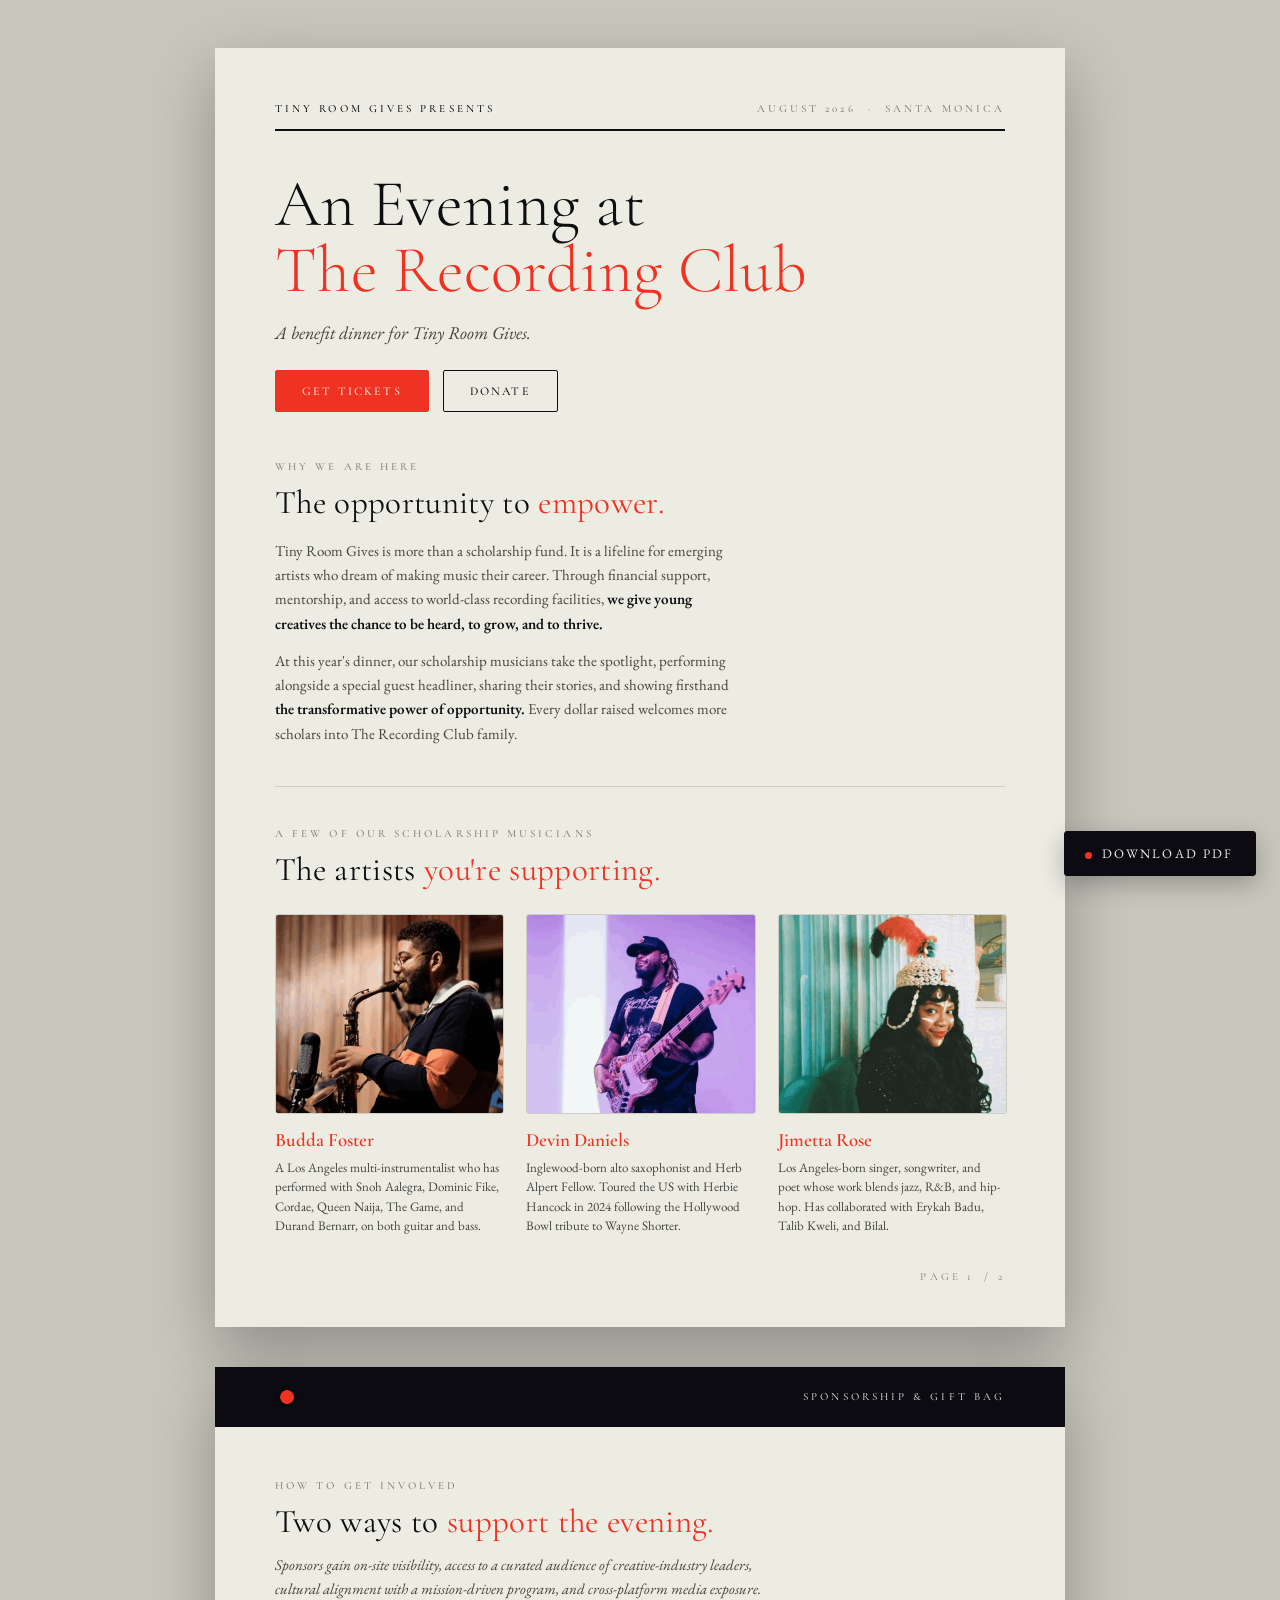
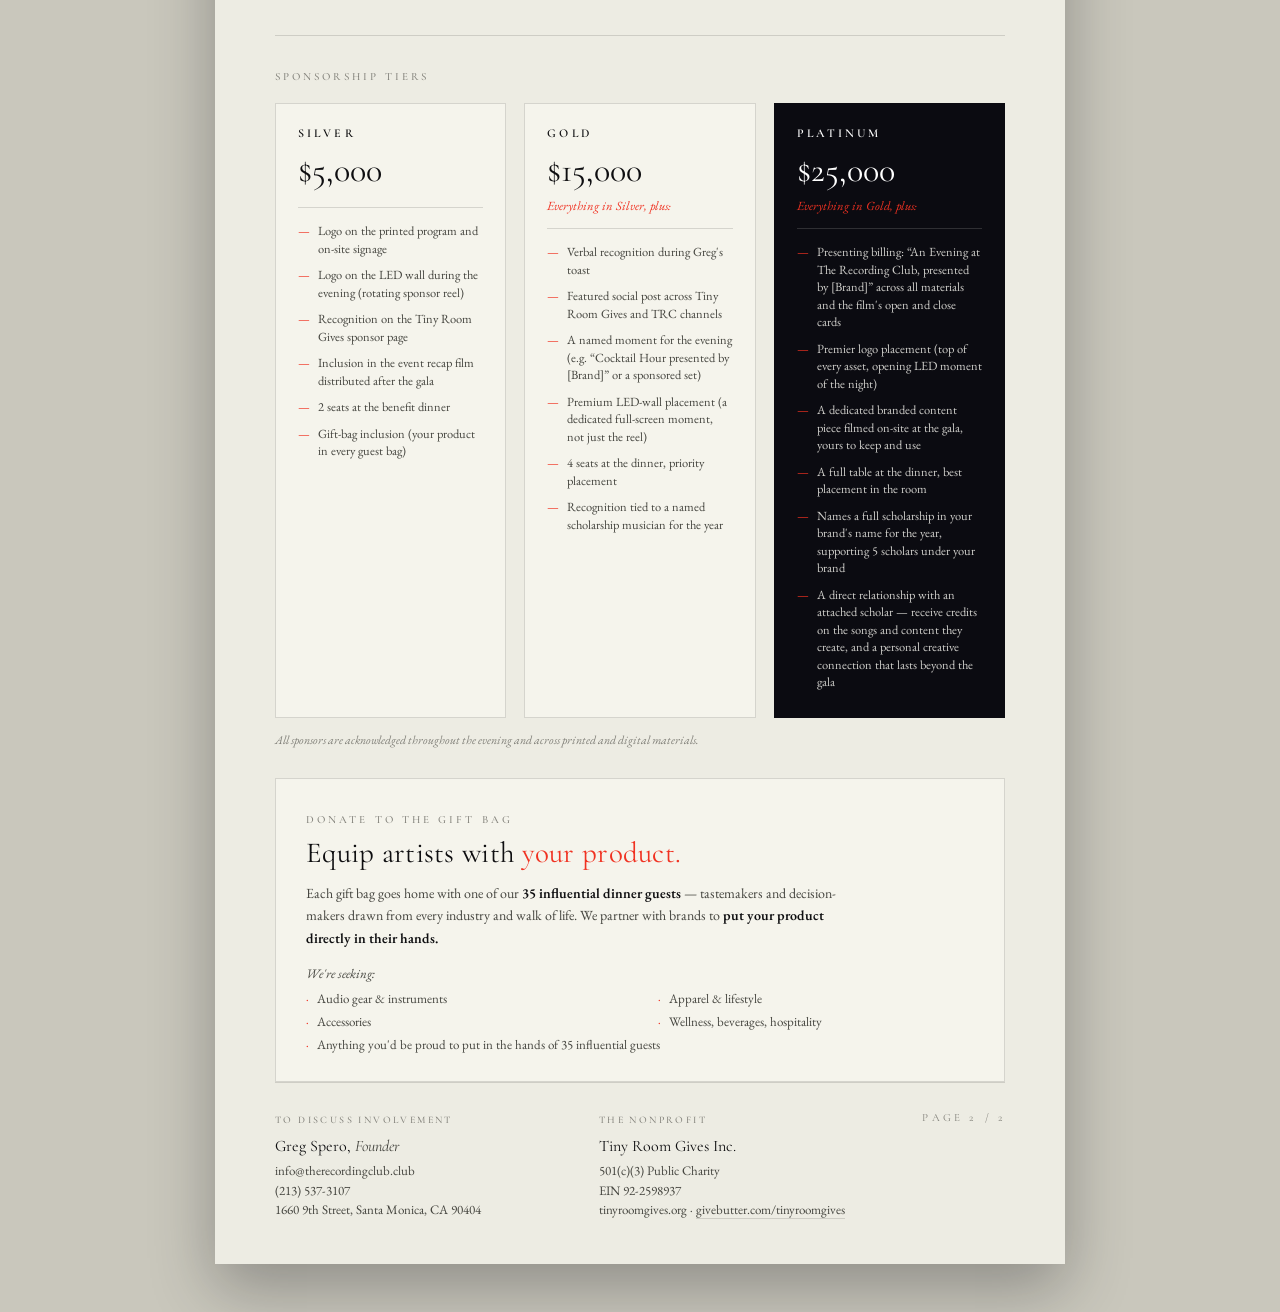
<file: gala/index.html>
<!DOCTYPE html>
<html lang="en">
<head>
  <meta charset="utf-8">
  <meta name="viewport" content="width=device-width, initial-scale=1">
  <title>An Evening at The Recording Club | Tiny Room Gives Gala</title>
  <meta name="description" content="A benefit dinner for Tiny Room Gives at The Recording Club, Santa Monica — August 2026. Meet our scholarship musicians and explore sponsorship and gift-bag opportunities.">
  <link rel="preconnect" href="https://fonts.googleapis.com">
  <link rel="preconnect" href="https://fonts.gstatic.com" crossorigin>
  <link href="https://fonts.googleapis.com/css2?family=Cormorant+Garamond:ital,wght@0,300;0,400;0,500;0,600;1,400;1,500&family=EB+Garamond:ital,wght@0,400;0,500;0,600;1,400&display=swap" rel="stylesheet">
  <style>
    body{margin:0}
    .gala-print-btn{position:fixed;right:24px;bottom:24px;z-index:50;display:inline-block;text-decoration:none;font-family:'EB Garamond',Georgia,serif;font-size:13px;letter-spacing:.16em;text-transform:uppercase;color:#EDECE3;background:#0B0B11;border:1px solid #0B0B11;padding:13px 22px 13px 20px;border-radius:3px;cursor:pointer;box-shadow:0 8px 24px rgba(11,11,17,.28);transition:transform .15s ease,background .15s ease}
    .gala-print-btn:hover{transform:translateY(-1px);background:#1a1a22}
    .gala-print-btn::before{content:"";display:inline-block;width:7px;height:7px;border-radius:50%;background:#F03222;margin-right:10px;vertical-align:middle}
    @media print{
      .no-print{display:none !important}
      .gala-ws{background:#fff !important;padding:0 !important;gap:0 !important}
      .gala-sheet{box-shadow:none !important;page-break-after:always}
      .gala-sheet:last-child{page-break-after:auto}
    }
  </style>
</head>
<body>
<div class="gala-ws" style="--red:#F03222;--paper:#EDECE3;--ink:#0E0E10;--fg2:#45453F;--fg3:#82817A;--line:rgba(14,14,16,.14);--dark:#0B0B11;--serif-d:'Cormorant Garamond',Georgia,serif;--serif-b:'EB Garamond',Georgia,serif;min-height:100vh;background:#c9c7bc;padding:48px 0;display:flex;flex-direction:column;align-items:center;gap:40px;font-family:var(--serif-b)">

  <!-- ================= PAGE 1 ================= -->
  <article class="gala-sheet" style="width:850px;min-height:1100px;background:var(--paper);color:var(--ink);box-shadow:0 24px 60px rgba(11,11,17,.30);padding:54px 60px 44px;box-sizing:border-box;display:flex;flex-direction:column">

    <header style="display:flex;justify-content:space-between;align-items:baseline">
      <span style="font-family:var(--serif-d);font-weight:500;font-size:11px;letter-spacing:.28em;text-transform:uppercase;color:var(--ink)">Tiny Room Gives Presents</span>
      <span style="font-family:var(--serif-d);font-weight:500;font-size:11px;letter-spacing:.28em;text-transform:uppercase;color:var(--fg3)">August 2026 &nbsp;·&nbsp; Santa Monica</span>
    </header>
    <div style="height:2px;background:var(--ink);margin-top:14px"></div>

    <h1 style="font-family:var(--serif-d);font-weight:300;font-size:66px;line-height:1.0;letter-spacing:.005em;margin:40px 0 0">An Evening at<br><span style="color:var(--red)">The Recording Club</span></h1>
    <p style="font-family:var(--serif-b);font-style:italic;font-size:18px;color:var(--fg2);margin:18px 0 0">A benefit dinner for Tiny Room Gives.</p>

    <div style="display:flex;flex-wrap:wrap;gap:14px;margin-top:26px">
      <a href="https://www.eventbrite.com/e/tiny-room-gives-summer-gala-tickets-1992961331993?aff=oddtdtcreator" target="_blank" rel="noopener" style="font-family:var(--serif-d);font-weight:500;font-size:12px;letter-spacing:.18em;text-transform:uppercase;color:var(--paper);background:var(--red);border:1px solid var(--red);padding:13px 26px;text-decoration:none;border-radius:2px">Get Tickets</a>
      <a href="https://givebutter.com/tinyroomgives" target="_blank" rel="noopener" style="font-family:var(--serif-d);font-weight:500;font-size:12px;letter-spacing:.18em;text-transform:uppercase;color:var(--ink);background:transparent;border:1px solid var(--ink);padding:13px 26px;text-decoration:none;border-radius:2px">Donate</a>
    </div>

    <section style="margin-top:42px">
      <span style="font-family:var(--serif-d);font-weight:500;font-size:11px;letter-spacing:.28em;text-transform:uppercase;color:var(--fg3)">Why we are here</span>
      <h2 style="font-family:var(--serif-d);font-weight:400;font-size:33px;letter-spacing:.01em;line-height:1.08;margin:10px 0 0">The opportunity to <span style="color:var(--red)">empower.</span></h2>
      <p style="font-family:var(--serif-b);font-size:15px;line-height:1.62;color:var(--fg2);margin:18px 0 0;max-width:66ch">Tiny Room Gives is more than a scholarship fund. It is a lifeline for emerging artists who dream of making music their career. Through financial support, mentorship, and access to world-class recording facilities, <strong style="color:var(--ink);font-weight:600">we give young creatives the chance to be heard, to grow, and to thrive.</strong></p>
      <p style="font-family:var(--serif-b);font-size:15px;line-height:1.62;color:var(--fg2);margin:13px 0 0;max-width:66ch">At this year's dinner, our scholarship musicians take the spotlight, performing alongside a special guest headliner, sharing their stories, and showing firsthand <strong style="color:var(--ink);font-weight:600">the transformative power of opportunity.</strong> Every dollar raised welcomes more scholars into The Recording Club family.</p>
    </section>

    <div style="height:1px;background:var(--line);margin-top:40px"></div>

    <section style="margin-top:34px">
      <span style="font-family:var(--serif-d);font-weight:500;font-size:11px;letter-spacing:.28em;text-transform:uppercase;color:var(--fg3)">A few of our scholarship musicians</span>
      <h2 style="font-family:var(--serif-d);font-weight:400;font-size:33px;letter-spacing:.01em;line-height:1.08;margin:10px 0 0">The artists <span style="color:var(--red)">you're supporting.</span></h2>

      <div style="display:grid;grid-template-columns:repeat(3,1fr);gap:24px;margin-top:26px">

        <div style="display:flex;flex-direction:column">
          <img src="assets/artist-budda.png" alt="Budda Foster" style="display:block;width:100%;height:198px;object-fit:cover;border-radius:3px;border:1px solid var(--line)">
          <h3 style="font-family:var(--serif-d);font-weight:600;font-size:19px;color:var(--red);margin:14px 0 0">Budda Foster</h3>
          <p style="font-family:var(--serif-b);font-size:13px;line-height:1.5;color:var(--fg2);margin:7px 0 0">A Los Angeles multi-instrumentalist who has performed with Snoh Aalegra, Dominic Fike, Cordae, Queen Naija, The Game, and Durand Bernarr, on both guitar and bass.</p>
        </div>

        <div style="display:flex;flex-direction:column">
          <img src="assets/artist-devin.png" alt="Devin Daniels" style="display:block;width:100%;height:198px;object-fit:cover;border-radius:3px;border:1px solid var(--line)">
          <h3 style="font-family:var(--serif-d);font-weight:600;font-size:19px;color:var(--red);margin:14px 0 0">Devin Daniels</h3>
          <p style="font-family:var(--serif-b);font-size:13px;line-height:1.5;color:var(--fg2);margin:7px 0 0">Inglewood-born alto saxophonist and Herb Alpert Fellow. Toured the US with Herbie Hancock in 2024 following the Hollywood Bowl tribute to Wayne Shorter.</p>
        </div>

        <div style="display:flex;flex-direction:column">
          <img src="assets/artist-jimetta.png" alt="Jimetta Rose" style="display:block;width:100%;height:198px;object-fit:cover;border-radius:3px;border:1px solid var(--line)">
          <h3 style="font-family:var(--serif-d);font-weight:600;font-size:19px;color:var(--red);margin:14px 0 0">Jimetta Rose</h3>
          <p style="font-family:var(--serif-b);font-size:13px;line-height:1.5;color:var(--fg2);margin:7px 0 0">Los Angeles-born singer, songwriter, and poet whose work blends jazz, R&amp;B, and hip-hop. Has collaborated with Erykah Badu, Talib Kweli, and Bilal.</p>
        </div>

      </div>
    </section>

    <footer style="margin-top:auto;padding-top:34px;display:flex;justify-content:flex-end;align-items:center;gap:10px">
      <span style="font-family:var(--serif-d);font-size:11px;letter-spacing:.28em;text-transform:uppercase;color:var(--fg3)">Page&nbsp;1</span>
      <span style="font-family:var(--serif-d);font-size:11px;color:var(--fg3)">/</span>
      <span style="font-family:var(--serif-d);font-size:11px;letter-spacing:.28em;text-transform:uppercase;color:var(--fg3)">2</span>
    </footer>
  </article>

  <!-- ================= PAGE 2 ================= -->
  <article class="gala-sheet" style="width:850px;min-height:1100px;background:var(--paper);color:var(--ink);box-shadow:0 24px 60px rgba(11,11,17,.30);box-sizing:border-box;display:flex;flex-direction:column;overflow:hidden">

    <div style="background:var(--dark);color:var(--paper);padding:18px 60px;display:flex;justify-content:space-between;align-items:center">
      <img src="assets/mark-record.png" alt="The Recording Club" style="height:24px;width:auto;display:block">
      <span style="font-family:var(--serif-d);font-weight:500;font-size:11px;letter-spacing:.28em;text-transform:uppercase;color:#cfceca">Sponsorship &amp; Gift Bag</span>
    </div>

    <div style="padding:46px 60px 44px;display:flex;flex-direction:column;flex:1">

      <section>
        <span style="font-family:var(--serif-d);font-weight:500;font-size:11px;letter-spacing:.28em;text-transform:uppercase;color:var(--fg3)">How to get involved</span>
        <h2 style="font-family:var(--serif-d);font-weight:400;font-size:33px;letter-spacing:.01em;line-height:1.08;margin:10px 0 0">Two ways to <span style="color:var(--red)">support the evening.</span></h2>
        <p style="font-family:var(--serif-b);font-style:italic;font-size:15px;line-height:1.6;color:var(--fg2);margin:14px 0 0;max-width:74ch">Sponsors gain on-site visibility, access to a curated audience of creative-industry leaders, cultural alignment with a mission-driven program, and cross-platform media exposure.</p>
      </section>

      <div style="height:1px;background:var(--line);margin-top:34px"></div>

      <section style="margin-top:28px">
        <span style="font-family:var(--serif-d);font-weight:500;font-size:11px;letter-spacing:.28em;text-transform:uppercase;color:var(--fg3)">Sponsorship tiers</span>
        <div style="display:grid;grid-template-columns:repeat(3,1fr);gap:18px;margin-top:18px">

          <div style="background:#F5F4EC;border:1px solid var(--line);padding:22px 22px 26px;display:flex;flex-direction:column">
            <span style="font-family:var(--serif-d);font-weight:600;font-size:12px;letter-spacing:.26em;text-transform:uppercase;color:var(--ink)">Silver</span>
            <div style="font-family:var(--serif-d);font-weight:400;font-size:34px;color:var(--ink);margin:10px 0 0">$5,000</div>
            <div style="height:1px;background:var(--line);margin:16px 0 14px"></div>
            <ul style="list-style:none;margin:0;padding:0;display:flex;flex-direction:column;gap:9px">
              <li style="font-family:var(--serif-b);font-size:12.5px;line-height:1.4;color:var(--fg2);display:flex;gap:8px"><span style="color:var(--red)">—</span>Logo on the printed program and on-site signage</li>
              <li style="font-family:var(--serif-b);font-size:12.5px;line-height:1.4;color:var(--fg2);display:flex;gap:8px"><span style="color:var(--red)">—</span>Logo on the LED wall during the evening (rotating sponsor reel)</li>
              <li style="font-family:var(--serif-b);font-size:12.5px;line-height:1.4;color:var(--fg2);display:flex;gap:8px"><span style="color:var(--red)">—</span>Recognition on the Tiny Room Gives sponsor page</li>
              <li style="font-family:var(--serif-b);font-size:12.5px;line-height:1.4;color:var(--fg2);display:flex;gap:8px"><span style="color:var(--red)">—</span>Inclusion in the event recap film distributed after the gala</li>
              <li style="font-family:var(--serif-b);font-size:12.5px;line-height:1.4;color:var(--fg2);display:flex;gap:8px"><span style="color:var(--red)">—</span>2 seats at the benefit dinner</li>
              <li style="font-family:var(--serif-b);font-size:12.5px;line-height:1.4;color:var(--fg2);display:flex;gap:8px"><span style="color:var(--red)">—</span>Gift-bag inclusion (your product in every guest bag)</li>
            </ul>
          </div>

          <div style="background:#F5F4EC;border:1px solid var(--line);padding:22px 22px 26px;display:flex;flex-direction:column">
            <span style="font-family:var(--serif-d);font-weight:600;font-size:12px;letter-spacing:.26em;text-transform:uppercase;color:var(--ink)">Gold</span>
            <div style="font-family:var(--serif-d);font-weight:400;font-size:34px;color:var(--ink);margin:10px 0 0">$15,000</div>
            <div style="font-family:var(--serif-b);font-style:italic;font-size:12.5px;color:var(--red);margin:6px 0 0">Everything in Silver, plus:</div>
            <div style="height:1px;background:var(--line);margin:14px 0 14px"></div>
            <ul style="list-style:none;margin:0;padding:0;display:flex;flex-direction:column;gap:9px">
              <li style="font-family:var(--serif-b);font-size:12.5px;line-height:1.4;color:var(--fg2);display:flex;gap:8px"><span style="color:var(--red)">—</span>Verbal recognition during Greg's toast</li>
              <li style="font-family:var(--serif-b);font-size:12.5px;line-height:1.4;color:var(--fg2);display:flex;gap:8px"><span style="color:var(--red)">—</span>Featured social post across Tiny Room Gives and TRC channels</li>
              <li style="font-family:var(--serif-b);font-size:12.5px;line-height:1.4;color:var(--fg2);display:flex;gap:8px"><span style="color:var(--red)">—</span>A named moment for the evening (e.g. &ldquo;Cocktail Hour presented by [Brand]&rdquo; or a sponsored set)</li>
              <li style="font-family:var(--serif-b);font-size:12.5px;line-height:1.4;color:var(--fg2);display:flex;gap:8px"><span style="color:var(--red)">—</span>Premium LED-wall placement (a dedicated full-screen moment, not just the reel)</li>
              <li style="font-family:var(--serif-b);font-size:12.5px;line-height:1.4;color:var(--fg2);display:flex;gap:8px"><span style="color:var(--red)">—</span>4 seats at the dinner, priority placement</li>
              <li style="font-family:var(--serif-b);font-size:12.5px;line-height:1.4;color:var(--fg2);display:flex;gap:8px"><span style="color:var(--red)">—</span>Recognition tied to a named scholarship musician for the year</li>
            </ul>
          </div>

          <div style="background:var(--dark);border:1px solid var(--dark);padding:22px 22px 26px;display:flex;flex-direction:column">
            <span style="font-family:var(--serif-d);font-weight:600;font-size:12px;letter-spacing:.26em;text-transform:uppercase;color:#fff">Platinum</span>
            <div style="font-family:var(--serif-d);font-weight:400;font-size:34px;color:#fff;margin:10px 0 0">$25,000</div>
            <div style="font-family:var(--serif-b);font-style:italic;font-size:12.5px;color:var(--red);margin:6px 0 0">Everything in Gold, plus:</div>
            <div style="height:1px;background:rgba(237,236,227,.16);margin:14px 0 14px"></div>
            <ul style="list-style:none;margin:0;padding:0;display:flex;flex-direction:column;gap:9px">
              <li style="font-family:var(--serif-b);font-size:12.5px;line-height:1.4;color:#cfceca;display:flex;gap:8px"><span style="color:var(--red)">—</span>Presenting billing: &ldquo;An Evening at The Recording Club, presented by [Brand]&rdquo; across all materials and the film's open and close cards</li>
              <li style="font-family:var(--serif-b);font-size:12.5px;line-height:1.4;color:#cfceca;display:flex;gap:8px"><span style="color:var(--red)">—</span>Premier logo placement (top of every asset, opening LED moment of the night)</li>
              <li style="font-family:var(--serif-b);font-size:12.5px;line-height:1.4;color:#cfceca;display:flex;gap:8px"><span style="color:var(--red)">—</span>A dedicated branded content piece filmed on-site at the gala, yours to keep and use</li>
              <li style="font-family:var(--serif-b);font-size:12.5px;line-height:1.4;color:#cfceca;display:flex;gap:8px"><span style="color:var(--red)">—</span>A full table at the dinner, best placement in the room</li>
              <li style="font-family:var(--serif-b);font-size:12.5px;line-height:1.4;color:#cfceca;display:flex;gap:8px"><span style="color:var(--red)">—</span>Names a full scholarship in your brand's name for the year, supporting 5 scholars under your brand</li>
              <li style="font-family:var(--serif-b);font-size:12.5px;line-height:1.4;color:#cfceca;display:flex;gap:8px"><span style="color:var(--red)">—</span>A direct relationship with an attached scholar — receive credits on the songs and content they create, and a personal creative connection that lasts beyond the gala</li>
            </ul>
          </div>

        </div>
        <p style="font-family:var(--serif-b);font-style:italic;font-size:12px;color:var(--fg3);margin:14px 0 0">All sponsors are acknowledged throughout the evening and across printed and digital materials.</p>
      </section>

      <section style="margin-top:30px;background:#F5F4EC;border:1px solid var(--line);padding:28px 30px">
        <span style="font-family:var(--serif-d);font-weight:500;font-size:11px;letter-spacing:.28em;text-transform:uppercase;color:var(--fg3)">Donate to the gift bag</span>
        <h2 style="font-family:var(--serif-d);font-weight:400;font-size:29px;letter-spacing:.01em;line-height:1.08;margin:9px 0 0">Equip artists with <span style="color:var(--red)">your product.</span></h2>
        <p style="font-family:var(--serif-b);font-size:14px;line-height:1.6;color:var(--fg2);margin:14px 0 0;max-width:78ch">Each gift bag goes home with one of our <strong style="color:var(--ink);font-weight:600">35 influential dinner guests</strong> — tastemakers and decision-makers drawn from every industry and walk of life. We partner with brands to <strong style="color:var(--ink);font-weight:600">put your product directly in their hands.</strong></p>
        <p style="font-family:var(--serif-b);font-style:italic;font-size:13px;color:var(--fg2);margin:16px 0 8px">We're seeking:</p>
        <div style="display:grid;grid-template-columns:1fr 1fr;gap:6px 36px">
          <span style="font-family:var(--serif-b);font-size:13px;color:var(--fg2);display:flex;gap:8px"><span style="color:var(--red)">·</span>Audio gear &amp; instruments</span>
          <span style="font-family:var(--serif-b);font-size:13px;color:var(--fg2);display:flex;gap:8px"><span style="color:var(--red)">·</span>Apparel &amp; lifestyle</span>
          <span style="font-family:var(--serif-b);font-size:13px;color:var(--fg2);display:flex;gap:8px"><span style="color:var(--red)">·</span>Accessories</span>
          <span style="font-family:var(--serif-b);font-size:13px;color:var(--fg2);display:flex;gap:8px"><span style="color:var(--red)">·</span>Wellness, beverages, hospitality</span>
          <span style="font-family:var(--serif-b);font-size:13px;color:var(--fg2);display:flex;gap:8px;grid-column:1 / -1"><span style="color:var(--red)">·</span>Anything you'd be proud to put in the hands of 35 influential guests</span>
        </div>
      </section>

      <div style="height:1px;background:var(--line);margin-top:auto"></div>

      <footer style="padding-top:24px;display:grid;grid-template-columns:1fr 1fr auto;gap:24px;align-items:start">
        <div>
          <span style="font-family:var(--serif-d);font-weight:500;font-size:10px;letter-spacing:.24em;text-transform:uppercase;color:var(--fg3)">To discuss involvement</span>
          <p style="font-family:var(--serif-d);font-size:16px;color:var(--ink);margin:8px 0 0">Greg Spero, <span style="font-style:italic;color:var(--fg2)">Founder</span></p>
          <p style="font-family:var(--serif-b);font-size:13px;line-height:1.5;color:var(--fg2);margin:5px 0 0">info@therecordingclub.club<br>(213) 537-3107<br>1660 9th Street, Santa Monica, CA 90404</p>
        </div>
        <div>
          <span style="font-family:var(--serif-d);font-weight:500;font-size:10px;letter-spacing:.24em;text-transform:uppercase;color:var(--fg3)">The nonprofit</span>
          <p style="font-family:var(--serif-d);font-size:16px;color:var(--ink);margin:8px 0 0">Tiny Room Gives Inc.</p>
          <p style="font-family:var(--serif-b);font-size:13px;line-height:1.5;color:var(--fg2);margin:5px 0 0">501(c)(3) Public Charity<br>EIN 92-2598937<br>tinyroomgives.org · <a href="https://givebutter.com/tinyroomgives" target="_blank" rel="noopener" style="color:var(--fg2);text-decoration:none;border-bottom:1px solid var(--line)">givebutter.com/tinyroomgives</a></p>
        </div>
        <div style="display:flex;align-items:center;gap:9px;white-space:nowrap;padding-top:4px">
          <span style="font-family:var(--serif-d);font-size:11px;letter-spacing:.28em;text-transform:uppercase;color:var(--fg3)">Page&nbsp;2</span>
          <span style="font-family:var(--serif-d);font-size:11px;color:var(--fg3)">/</span>
          <span style="font-family:var(--serif-d);font-size:11px;letter-spacing:.28em;text-transform:uppercase;color:var(--fg3)">2</span>
        </div>
      </footer>

    </div>
  </article>

</div>

<a class="gala-print-btn no-print" href="An-Evening-at-The-Recording-Club.pdf" download="An-Evening-at-The-Recording-Club.pdf" aria-label="Download this invitation as a PDF">Download PDF</a>
</body>
</html>
</file>
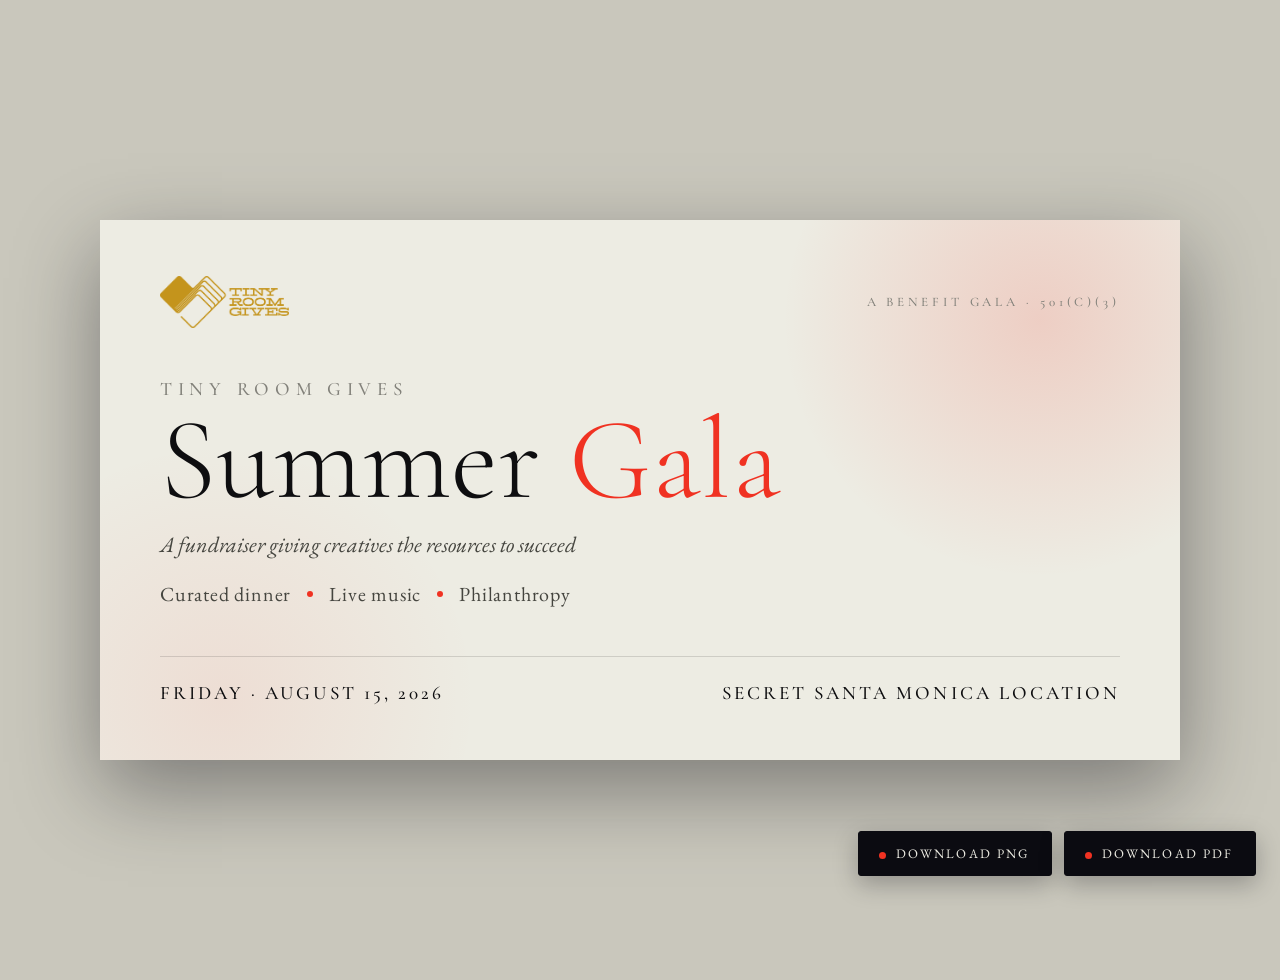
<file: gala/banner/index.html>
<!DOCTYPE html>
<html lang="en">
<head>
  <meta charset="utf-8">
  <meta name="viewport" content="width=device-width, initial-scale=1">
  <title>Tiny Room Gives — Summer Gala | Eventbrite Banner</title>
  <meta name="description" content="Tiny Room Gives Summer Gala event banner (2:1) — Friday, August 15, 2026, Secret Santa Monica Location. A benefit gala giving creatives the resources to succeed.">
  <link rel="preconnect" href="https://fonts.googleapis.com">
  <link rel="preconnect" href="https://fonts.gstatic.com" crossorigin>
  <link href="https://fonts.googleapis.com/css2?family=Cormorant+Garamond:ital,wght@0,300;0,400;0,500;0,600;1,400;1,500&family=EB+Garamond:ital,wght@0,400;0,500;0,600&display=swap" rel="stylesheet">
  <style>
    body{margin:0}
    .dl-bar{position:fixed;right:24px;bottom:24px;z-index:50;display:flex;gap:12px}
    .dl-btn{display:inline-block;text-decoration:none;font-family:'EB Garamond',Georgia,serif;font-size:13px;letter-spacing:.16em;text-transform:uppercase;color:#EDECE3;background:#0B0B11;border:1px solid #0B0B11;padding:13px 22px 13px 20px;border-radius:3px;cursor:pointer;box-shadow:0 8px 24px rgba(11,11,17,.28);transition:transform .15s ease,background .15s ease}
    .dl-btn:hover{transform:translateY(-1px);background:#1a1a22}
    .dl-btn::before{content:"";display:inline-block;width:7px;height:7px;border-radius:50%;background:#F03222;margin-right:10px;vertical-align:middle}
    @media print{
      .no-print{display:none !important}
      body,.banner-ws{background:#fff !important}
      .banner-ws{min-height:0 !important;padding:0 !important;display:block !important}
      .banner-sheet{box-shadow:none !important}
    }
  </style>
</head>
<body>
<div class="banner-ws" style="min-height:100vh;background:#c9c7bc;display:flex;align-items:center;justify-content:center;padding:40px;font-family:'EB Garamond',Georgia,serif">

  <!-- 2160×1080 exported at 0.5 scale = 1080×540 on screen -->
  <div class="banner-sheet" style="position:relative;width:1080px;height:540px;background:#EDECE3;color:#0E0E10;overflow:hidden;box-shadow:0 30px 80px rgba(11,11,17,.4);display:flex;flex-direction:column">

    <!-- soft red glow -->
    <div style="position:absolute;top:-160px;right:-120px;width:520px;height:520px;border-radius:50%;background:radial-gradient(circle,rgba(240,50,34,.16),rgba(240,50,34,0) 70%);pointer-events:none"></div>
    <div style="position:absolute;bottom:-200px;left:-140px;width:520px;height:520px;border-radius:50%;background:radial-gradient(circle,rgba(240,50,34,.08),rgba(240,50,34,0) 70%);pointer-events:none"></div>

    <div style="position:relative;flex:1;display:flex;flex-direction:column;padding:56px 60px">

      <!-- top row: brand + tag -->
      <div style="display:flex;align-items:center;justify-content:space-between">
        <img src="assets/trg-logo.png" alt="Tiny Room Gives" style="height:52px;width:auto;display:block">
        <span style="font-family:'Cormorant Garamond',serif;font-weight:500;font-size:13px;letter-spacing:.3em;text-transform:uppercase;color:#82817A">A Benefit Gala · 501(c)(3)</span>
      </div>

      <!-- center: title -->
      <div style="flex:1;display:flex;flex-direction:column;justify-content:center">
        <span style="font-family:'Cormorant Garamond',serif;font-weight:500;font-size:19px;letter-spacing:.3em;text-transform:uppercase;color:#82817A">Tiny Room Gives</span>
        <h1 style="font-family:'Cormorant Garamond',serif;font-weight:300;font-size:116px;line-height:.94;letter-spacing:.005em;margin:6px 0 0;color:#0E0E10">Summer <span style="color:#F03222">Gala</span></h1>
        <span style="font-family:'EB Garamond',serif;font-style:italic;font-size:22px;color:#45453F;margin-top:14px">A fundraiser giving creatives the resources to succeed</span>
        <div style="display:flex;align-items:center;gap:16px;margin-top:22px;font-family:'EB Garamond',serif;font-size:20px;letter-spacing:.04em;color:#45453F">
          <span>Curated dinner</span>
          <span style="display:block;width:6px;height:6px;border-radius:50%;background:#F03222"></span>
          <span>Live music</span>
          <span style="display:block;width:6px;height:6px;border-radius:50%;background:#F03222"></span>
          <span>Philanthropy</span>
        </div>
      </div>

      <!-- bottom: date bar -->
      <div style="display:flex;align-items:center;justify-content:space-between;gap:24px;border-top:1px solid rgba(14,14,16,.14);padding-top:24px">
        <span style="font-family:'Cormorant Garamond',serif;font-weight:500;font-size:19px;letter-spacing:.16em;text-transform:uppercase;color:#0E0E10;white-space:nowrap">Friday · August 15, 2026</span>
        <span style="font-family:'Cormorant Garamond',serif;font-weight:500;font-size:19px;letter-spacing:.16em;text-transform:uppercase;color:#0E0E10;white-space:nowrap">Secret Santa Monica Location</span>
      </div>

    </div>
  </div>
</div>

<div class="dl-bar no-print">
  <a class="dl-btn" href="Tiny-Room-Gives-Summer-Gala-Banner.png" download="Tiny-Room-Gives-Summer-Gala-Banner.png" aria-label="Download the banner as a 2160x1080 PNG">Download PNG</a>
  <a class="dl-btn" href="Tiny-Room-Gives-Summer-Gala-Banner.pdf" download="Tiny-Room-Gives-Summer-Gala-Banner.pdf" aria-label="Download the banner as a PDF">Download PDF</a>
</div>
</body>
</html>
</file>
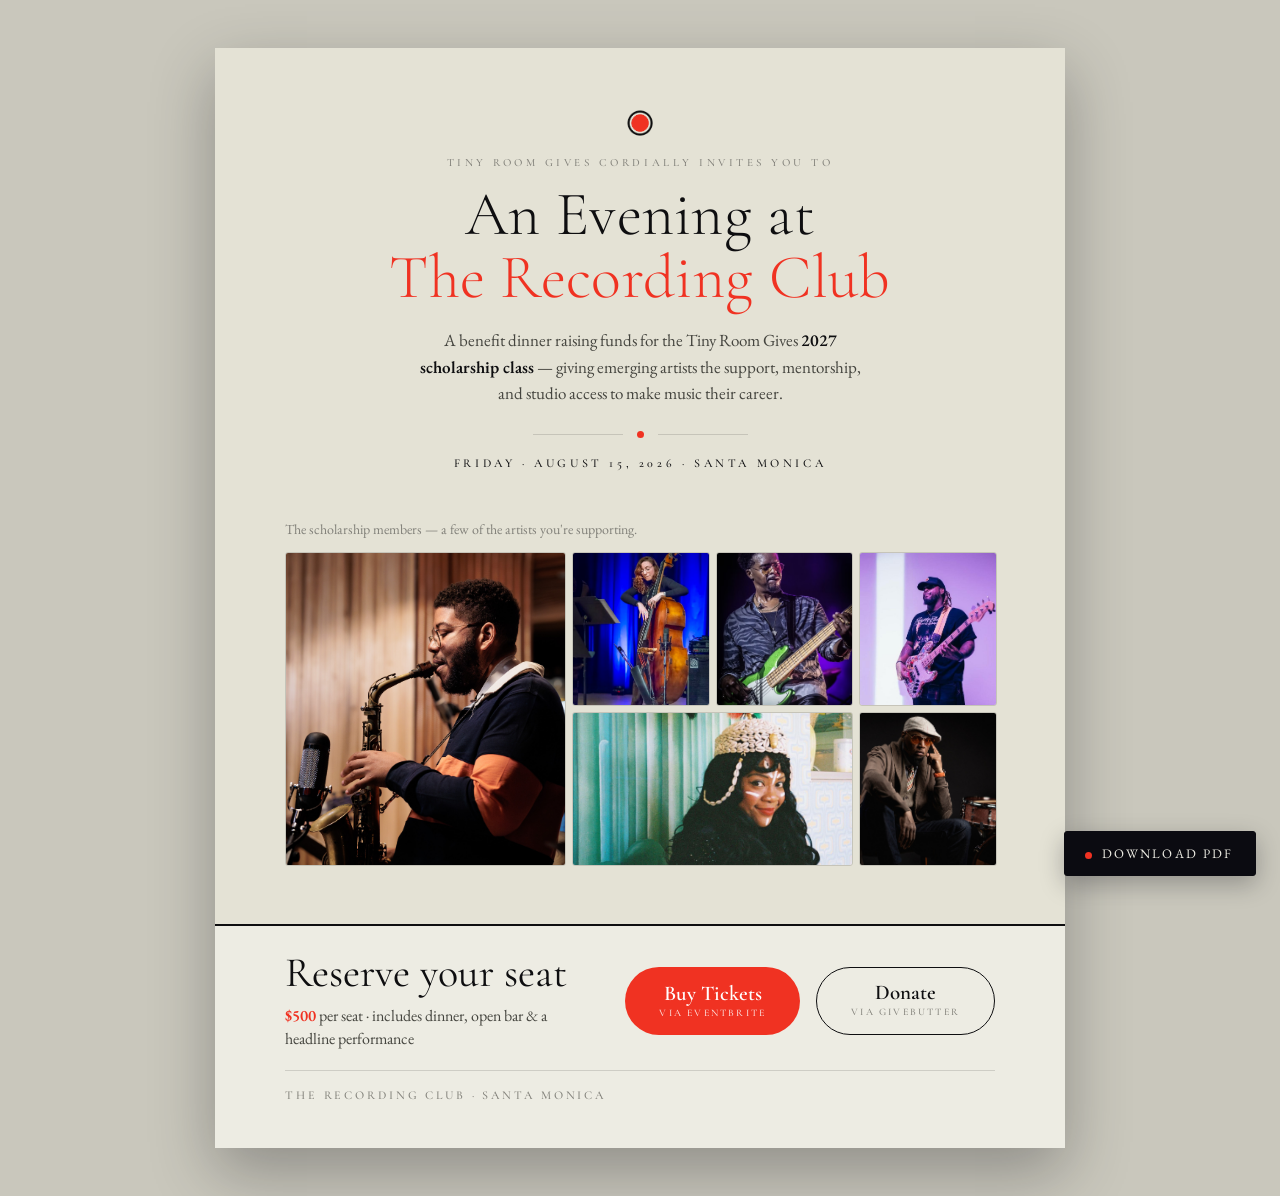
<file: gala/ticket/index.html>
<!DOCTYPE html>
<html lang="en">
<head>
  <meta charset="utf-8">
  <meta name="viewport" content="width=device-width, initial-scale=1">
  <title>An Evening at The Recording Club | Tiny Room Gives — Ticket Flyer</title>
  <meta name="description" content="Reserve your seat for An Evening at The Recording Club — a benefit dinner for the Tiny Room Gives 2027 scholarship class. Friday, August 15, 2026, Santa Monica.">
  <link rel="preconnect" href="https://fonts.googleapis.com">
  <link rel="preconnect" href="https://fonts.gstatic.com" crossorigin>
  <link href="https://fonts.googleapis.com/css2?family=Cormorant+Garamond:ital,wght@0,300;0,400;0,500;0,600;1,400;1,500&family=EB+Garamond:ital,wght@0,400;0,500;0,600;1,400&display=swap" rel="stylesheet">
  <style>
    body{margin:0}
    .btn-tickets{background:var(--red);transition:background .16s ease}
    .btn-tickets:hover{background:#CF2616}
    .btn-donate{transition:background .16s ease,color .16s ease}
    .btn-donate:hover{background:var(--ink);color:var(--paper)}
    .btn-donate:hover .btn-donate-sub{color:var(--paper) !important}
    .dl-btn{position:fixed;right:24px;bottom:24px;z-index:50;display:inline-block;text-decoration:none;font-family:'EB Garamond',Georgia,serif;font-size:13px;letter-spacing:.16em;text-transform:uppercase;color:#EDECE3;background:#0B0B11;border:1px solid #0B0B11;padding:13px 22px 13px 20px;border-radius:3px;box-shadow:0 8px 24px rgba(11,11,17,.28);transition:transform .15s ease,background .15s ease}
    .dl-btn:hover{transform:translateY(-1px);background:#1a1a22}
    .dl-btn::before{content:"";display:inline-block;width:7px;height:7px;border-radius:50%;background:#F03222;margin-right:10px;vertical-align:middle}
    @media print{
      .no-print{display:none !important}
      .gala-ws{background:#fff !important;padding:0 !important}
      .gala-sheet{box-shadow:none !important}
    }
  </style>
</head>
<body>
<div class="gala-ws" style="--red:#F03222;--paper:#E4E2D5;--ink:#0E0E10;--fg2:#45453F;--fg3:#82817A;--line:rgba(14,14,16,.14);--dark:#0B0B11;--serif-d:'Cormorant Garamond',Georgia,serif;--serif-b:'EB Garamond',Georgia,serif;min-height:100vh;background:#c9c7bc;padding:48px 0;display:flex;flex-direction:column;align-items:center;font-family:var(--serif-b)">

  <article class="gala-sheet" style="width:850px;min-height:1100px;background:var(--paper);color:var(--ink);box-shadow:0 24px 60px rgba(11,11,17,.30);padding:60px 70px 48px;box-sizing:border-box;display:flex;flex-direction:column;align-items:center;text-align:center">

    <img src="assets/mark-record.png" alt="" style="height:30px;width:auto;display:block">
    <span style="font-family:var(--serif-d);font-weight:500;font-size:11px;letter-spacing:.32em;text-transform:uppercase;color:var(--fg3);margin-top:18px">Tiny Room Gives cordially invites you to</span>

    <h1 style="font-family:var(--serif-d);font-weight:300;font-size:62px;line-height:1.02;letter-spacing:.005em;margin:14px 0 0">An Evening at<br><span style="color:var(--red)">The Recording Club</span></h1>

    <p style="font-family:var(--serif-b);font-size:17px;line-height:1.55;color:var(--fg2);margin:18px 0 0;max-width:58ch">A benefit dinner raising funds for the Tiny Room Gives <strong style="font-weight:600;color:var(--ink)">2027 scholarship class</strong> — giving emerging artists the support, mentorship, and studio access to make music their career.</p>

    <!-- ornament divider -->
    <div style="display:flex;align-items:center;gap:14px;margin-top:24px">
      <span style="display:block;width:90px;height:1px;background:var(--line)"></span>
      <span style="display:block;width:7px;height:7px;border-radius:50%;background:var(--red)"></span>
      <span style="display:block;width:90px;height:1px;background:var(--line)"></span>
    </div>
    <div style="font-family:var(--serif-d);font-weight:500;font-size:12px;letter-spacing:.3em;text-transform:uppercase;color:var(--ink);margin-top:18px">Friday · August 15, 2026 · Santa Monica</div>

    <!-- COLLAGE -->
    <div style="width:100%;margin-top:50px;text-align:left">
      <p style="font-family:var(--serif-b);font-size:14px;color:var(--fg3);margin:0 0 14px">The scholarship members — a few of the artists you're supporting.</p>
      <div style="display:grid;grid-template-columns:repeat(5,1fr);grid-auto-rows:152px;gap:8px">
        <img src="assets/scholar-sax.jpg" alt="Scholarship musician on saxophone" style="display:block;width:100%;height:100%;object-fit:cover;object-position:50% 50%;border-radius:3px;border:1px solid var(--line);grid-column:1 / 3;grid-row:1 / 3">
        <img src="assets/scholar-upright-bass.jpeg" alt="Scholarship musician on upright bass" style="display:block;width:100%;height:100%;object-fit:cover;object-position:50% 50%;border-radius:3px;border:1px solid var(--line);grid-column:3 / 4;grid-row:1 / 2">
        <img src="assets/scholar-green-bass.avif" alt="Scholarship musician on bass" style="display:block;width:100%;height:100%;object-fit:cover;object-position:50% 50%;border-radius:3px;border:1px solid var(--line);grid-column:4 / 5;grid-row:1 / 2">
        <img src="assets/scholar-bass-cap.jpg" alt="Scholarship musician" style="display:block;width:100%;height:100%;object-fit:cover;object-position:50% 50%;border-radius:3px;border:1px solid var(--line);grid-column:5 / 6;grid-row:1 / 2">
        <img src="assets/scholar-headdress.jpg" alt="Scholarship musician" style="display:block;width:100%;height:100%;object-fit:cover;object-position:50% 50%;border-radius:3px;border:1px solid var(--line);grid-column:3 / 5;grid-row:2 / 3">
        <img src="assets/scholar-drummer.jpg" alt="Scholarship musician on drums" style="display:block;width:100%;height:100%;object-fit:cover;object-position:50% 50%;border-radius:3px;border:1px solid var(--line);grid-column:5 / 6;grid-row:2 / 3">
      </div>
    </div>

    <!-- BOTTOM ACTION BLOCK -->
    <div style="width:100%;margin-top:auto;margin-left:-70px;margin-right:-70px;margin-bottom:-48px;padding:26px 70px 44px;background:#EDECE3;border-top:2px solid var(--ink);text-align:left">
      <div style="display:flex;justify-content:space-between;align-items:center;gap:30px">
        <div>
          <h2 style="font-family:var(--serif-d);font-weight:400;font-size:42px;line-height:1.0;color:var(--ink);margin:0">Reserve your seat</h2>
          <p style="font-family:var(--serif-b);font-size:16px;line-height:1.45;color:var(--fg2);margin:10px 0 0;max-width:40ch"><strong style="color:var(--red);font-weight:600">$500</strong> per seat · includes dinner, open bar &amp; a headline performance</p>
        </div>
        <div style="display:flex;gap:16px;flex:none">
          <a class="btn-tickets" href="https://www.eventbrite.com/e/tiny-room-gives-summer-gala-tickets-1992961331993?aff=oddtdtcreator" target="_blank" rel="noopener" style="text-decoration:none;color:#fff;border-radius:999px;padding:16px 34px;display:flex;flex-direction:column;align-items:center;gap:3px">
            <span style="font-family:var(--serif-d);font-weight:600;font-size:21px;line-height:1">Buy Tickets</span>
            <span style="font-family:var(--serif-d);font-weight:500;font-size:10px;letter-spacing:.22em;text-transform:uppercase;opacity:.85">via Eventbrite</span>
          </a>
          <a class="btn-donate" href="https://givebutter.com/tinyroomgives" target="_blank" rel="noopener" style="text-decoration:none;background:transparent;color:var(--ink);border:1.5px solid var(--ink);border-radius:999px;padding:14.5px 34px;display:flex;flex-direction:column;align-items:center;gap:3px">
            <span style="font-family:var(--serif-d);font-weight:600;font-size:21px;line-height:1">Donate</span>
            <span class="btn-donate-sub" style="font-family:var(--serif-d);font-weight:500;font-size:10px;letter-spacing:.22em;text-transform:uppercase;color:var(--fg3)">via Givebutter</span>
          </a>
        </div>
      </div>

      <div style="height:1px;background:var(--line);margin-top:20px"></div>

      <div style="margin-top:12px">
        <span style="font-family:var(--serif-d);font-weight:500;font-size:12px;letter-spacing:.24em;text-transform:uppercase;color:var(--fg3)">The Recording Club · Santa Monica</span>
      </div>
    </div>
  </article>

</div>

<a class="dl-btn no-print" href="Tiny-Room-Gives-Ticket-Flyer.pdf" download="Tiny-Room-Gives-Ticket-Flyer.pdf" aria-label="Download this flyer as a PDF with clickable links">Download PDF</a>
</body>
</html>
</file>
<file: eventbookings/styles.css>
/* ============================================
   THE RECORDING CLUB — Brand Stylesheet
   Colors: Black (#080808), White (#fff), Red Accent (#c8102e)
   Typography: Inter (Helvetica-like modern sans)
   ============================================ */

/* --- Reset & Base --- */
*, *::before, *::after {
    margin: 0;
    padding: 0;
    box-sizing: border-box;
}

:root {
    --black: #080808;
    --white: #ffffff;
    --red: #c8102e;
    --gray-100: #f5f5f5;
    --gray-200: #e0e0e0;
    --gray-300: #a0a0a0;
    --gray-400: #666666;
    --gray-500: #333333;
    --gray-900: #111111;
    --font-primary: 'Inter', 'Helvetica Neue', Helvetica, Arial, sans-serif;
    --transition: 0.3s cubic-bezier(0.4, 0, 0.2, 1);
}

html {
    scroll-behavior: smooth;
    font-size: 16px;
}

body {
    font-family: var(--font-primary);
    background: var(--black);
    color: var(--white);
    line-height: 1.6;
    -webkit-font-smoothing: antialiased;
    -moz-osx-font-smoothing: grayscale;
    overflow-x: hidden;
}

a {
    color: inherit;
    text-decoration: none;
}

img {
    max-width: 100%;
    display: block;
}

.container {
    max-width: 1200px;
    margin: 0 auto;
    padding: 0 2rem;
}

.accent {
    color: var(--red);
}

/* --- Navigation --- */
.nav {
    position: fixed;
    top: 0;
    left: 0;
    right: 0;
    z-index: 1000;
    padding: 1.25rem 0;
    transition: background var(--transition), padding var(--transition), backdrop-filter var(--transition);
}

.nav.scrolled {
    background: rgba(8, 8, 8, 0.95);
    backdrop-filter: blur(20px);
    padding: 0.75rem 0;
    border-bottom: 1px solid rgba(255, 255, 255, 0.06);
}

.nav-inner {
    max-width: 1200px;
    margin: 0 auto;
    padding: 0 2rem;
    display: flex;
    align-items: center;
    justify-content: space-between;
}

.nav-logo {
    display: flex;
    flex-direction: column;
    line-height: 1;
    letter-spacing: 0.15em;
    font-weight: 700;
    font-size: 0.65rem;
    text-transform: uppercase;
}

.nav-logo .logo-recording {
    font-size: 0.85rem;
    letter-spacing: 0.2em;
}

.logo-o {
    color: var(--red);
}

.nav-links {
    display: flex;
    align-items: center;
    list-style: none;
    gap: 2.5rem;
}

.nav-links a {
    font-size: 0.8rem;
    font-weight: 500;
    letter-spacing: 0.1em;
    text-transform: uppercase;
    transition: color var(--transition);
    position: relative;
}

.nav-links a::after {
    content: '';
    position: absolute;
    bottom: -4px;
    left: 0;
    width: 0;
    height: 1px;
    background: var(--red);
    transition: width var(--transition);
}

.nav-links a:hover::after {
    width: 100%;
}

.nav-links a:hover {
    color: var(--red);
}

.nav-cta {
    background: var(--red) !important;
    color: var(--white) !important;
    padding: 0.6rem 1.5rem !important;
    border-radius: 0;
    font-weight: 600 !important;
    letter-spacing: 0.1em !important;
    transition: background var(--transition) !important;
}

.nav-cta::after {
    display: none !important;
}

.nav-cta:hover {
    background: #a00d24 !important;
    color: var(--white) !important;
}

.nav-toggle {
    display: none;
    flex-direction: column;
    gap: 5px;
    background: none;
    border: none;
    cursor: pointer;
    padding: 4px;
}

.nav-toggle span {
    width: 24px;
    height: 2px;
    background: var(--white);
    transition: var(--transition);
}

/* --- Hero --- */
.hero {
    position: relative;
    min-height: 100vh;
    display: flex;
    align-items: center;
    justify-content: center;
    text-align: center;
    overflow: hidden;
    background: var(--black);
}

.hero-overlay {
    position: absolute;
    inset: 0;
    background:
        radial-gradient(ellipse at 20% 50%, rgba(200, 16, 46, 0.08) 0%, transparent 60%),
        radial-gradient(ellipse at 80% 50%, rgba(200, 16, 46, 0.05) 0%, transparent 60%),
        radial-gradient(circle at 50% 50%, rgba(255, 255, 255, 0.02) 0%, transparent 50%);
}

.hero-content {
    position: relative;
    z-index: 2;
    padding: 2rem;
}

.hero-eyebrow {
    font-size: 0.75rem;
    letter-spacing: 0.3em;
    text-transform: uppercase;
    color: var(--gray-300);
    margin-bottom: 1.5rem;
    font-weight: 500;
}

.hero-title {
    font-size: clamp(3rem, 8vw, 7rem);
    font-weight: 700;
    letter-spacing: 0.15em;
    line-height: 1;
    margin-bottom: 1rem;
    text-transform: uppercase;
}

.hero-subtitle {
    font-size: clamp(1rem, 2vw, 1.4rem);
    letter-spacing: 0.3em;
    text-transform: uppercase;
    color: var(--gray-300);
    font-weight: 300;
    margin-bottom: 2rem;
}

.hero-description {
    max-width: 600px;
    margin: 0 auto 3rem;
    font-size: 1.05rem;
    line-height: 1.8;
    color: var(--gray-300);
    font-weight: 300;
}

.hero-actions {
    display: flex;
    gap: 1rem;
    justify-content: center;
    flex-wrap: wrap;
}

.hero-scroll {
    position: absolute;
    bottom: 2rem;
    left: 50%;
    transform: translateX(-50%);
    display: flex;
    flex-direction: column;
    align-items: center;
    gap: 0.5rem;
    z-index: 2;
}

.hero-scroll span {
    font-size: 0.65rem;
    letter-spacing: 0.2em;
    text-transform: uppercase;
    color: var(--gray-400);
}

.scroll-line {
    width: 1px;
    height: 40px;
    background: linear-gradient(to bottom, var(--gray-400), transparent);
    animation: scrollPulse 2s ease-in-out infinite;
}

@keyframes scrollPulse {
    0%, 100% { opacity: 0.3; }
    50% { opacity: 1; }
}

/* --- Buttons --- */
.btn {
    display: inline-block;
    padding: 0.85rem 2.5rem;
    font-size: 0.8rem;
    font-weight: 600;
    letter-spacing: 0.15em;
    text-transform: uppercase;
    font-family: var(--font-primary);
    cursor: pointer;
    transition: all var(--transition);
    border: none;
}

.btn-primary {
    background: var(--red);
    color: var(--white);
}

.btn-primary:hover {
    background: #a00d24;
    transform: translateY(-1px);
}

.btn-outline {
    background: transparent;
    color: var(--white);
    border: 1px solid rgba(255, 255, 255, 0.25);
}

.btn-outline:hover {
    border-color: var(--white);
    background: rgba(255, 255, 255, 0.05);
}

.btn-large {
    padding: 1.1rem 3.5rem;
    font-size: 0.85rem;
}

.btn-full {
    width: 100%;
    text-align: center;
}

/* --- Stats Bar --- */
.stats {
    background: var(--gray-900);
    border-top: 1px solid rgba(255, 255, 255, 0.06);
    border-bottom: 1px solid rgba(255, 255, 255, 0.06);
    padding: 3rem 0;
}

.stats-grid {
    display: grid;
    grid-template-columns: repeat(5, 1fr);
    gap: 2rem;
    text-align: center;
}

.stat-number {
    display: block;
    font-size: 2.5rem;
    font-weight: 700;
    letter-spacing: 0.05em;
    color: var(--red);
}

.stat-label {
    display: block;
    font-size: 0.7rem;
    letter-spacing: 0.2em;
    text-transform: uppercase;
    color: var(--gray-300);
    margin-top: 0.25rem;
}

/* --- Section Headers --- */
.section-header {
    text-align: center;
    margin-bottom: 4rem;
}

.section-eyebrow {
    font-size: 0.7rem;
    letter-spacing: 0.3em;
    text-transform: uppercase;
    color: var(--red);
    font-weight: 600;
    margin-bottom: 1rem;
}

.section-title {
    font-size: clamp(2rem, 4vw, 3rem);
    font-weight: 700;
    letter-spacing: 0.05em;
    line-height: 1.2;
    margin-bottom: 1rem;
}

.section-subtitle {
    font-size: 1.05rem;
    color: var(--gray-300);
    font-weight: 300;
    max-width: 600px;
    margin: 0 auto;
}

/* --- Spaces --- */
.spaces {
    padding: 8rem 0;
}

.space-card {
    display: grid;
    grid-template-columns: 200px 1fr;
    gap: 3rem;
    align-items: start;
    padding: 3rem 0;
    border-bottom: 1px solid rgba(255, 255, 255, 0.06);
}

.space-card:last-child {
    border-bottom: none;
}

.space-card.reverse {
    direction: ltr;
}

.space-card-visual {
    display: flex;
    flex-direction: column;
    align-items: center;
    gap: 1rem;
}

.space-icon {
    width: 80px;
    height: 80px;
    color: var(--red);
    opacity: 0.8;
}

.space-icon svg {
    width: 100%;
    height: 100%;
}

.space-number {
    font-size: 0.7rem;
    letter-spacing: 0.3em;
    color: var(--gray-400);
    font-weight: 500;
}

.space-card-content h3 {
    font-size: 1.8rem;
    font-weight: 700;
    letter-spacing: 0.05em;
    margin-bottom: 0.5rem;
}

.space-tagline {
    font-size: 0.85rem;
    color: var(--red);
    letter-spacing: 0.1em;
    text-transform: uppercase;
    font-weight: 500;
    margin-bottom: 1rem;
}

.space-card-content > p:not(.space-tagline) {
    color: var(--gray-300);
    font-weight: 300;
    line-height: 1.8;
    margin-bottom: 2rem;
    max-width: 700px;
}

/* --- Equipment Grid --- */
.equipment-grid {
    display: grid;
    grid-template-columns: repeat(auto-fill, minmax(220px, 1fr));
    gap: 1rem;
}

.equip-item {
    background: rgba(255, 255, 255, 0.03);
    border: 1px solid rgba(255, 255, 255, 0.06);
    padding: 1rem 1.25rem;
}

.equip-label {
    display: block;
    font-size: 0.65rem;
    letter-spacing: 0.2em;
    text-transform: uppercase;
    color: var(--gray-400);
    margin-bottom: 0.35rem;
}

.equip-value {
    display: block;
    font-size: 0.9rem;
    font-weight: 500;
    color: var(--white);
}

/* --- Production Capabilities --- */
.production {
    padding: 8rem 0;
    background: var(--gray-900);
}

.capabilities-grid {
    display: grid;
    grid-template-columns: repeat(4, 1fr);
    gap: 2rem;
}

.capability {
    padding: 2.5rem 2rem;
    border: 1px solid rgba(255, 255, 255, 0.06);
    transition: border-color var(--transition), transform var(--transition);
}

.capability:hover {
    border-color: rgba(200, 16, 46, 0.3);
    transform: translateY(-4px);
}

.capability-icon {
    width: 48px;
    height: 48px;
    color: var(--red);
    margin-bottom: 1.5rem;
}

.capability-icon svg {
    width: 100%;
    height: 100%;
}

.capability h4 {
    font-size: 1.1rem;
    font-weight: 600;
    letter-spacing: 0.05em;
    margin-bottom: 0.75rem;
}

.capability p {
    font-size: 0.9rem;
    color: var(--gray-300);
    font-weight: 300;
    line-height: 1.7;
}

/* --- Services --- */
.services {
    padding: 8rem 0;
}

.services-grid {
    display: grid;
    grid-template-columns: repeat(4, 1fr);
    gap: 2rem;
}

.service-item {
    text-align: center;
    padding: 3rem 1.5rem;
}

.service-icon {
    display: inline-flex;
    align-items: center;
    justify-content: center;
    width: 60px;
    height: 60px;
    border: 1px solid var(--red);
    color: var(--red);
    font-size: 1.2rem;
    font-weight: 700;
    letter-spacing: 0.05em;
    margin-bottom: 1.5rem;
}

.service-item h4 {
    font-size: 1rem;
    font-weight: 600;
    letter-spacing: 0.05em;
    margin-bottom: 0.75rem;
}

.service-item p {
    font-size: 0.9rem;
    color: var(--gray-300);
    font-weight: 300;
    line-height: 1.7;
}

/* --- Use Cases --- */
.usecases {
    padding: 8rem 0;
    background: var(--gray-900);
}

.usecases-grid {
    display: grid;
    grid-template-columns: repeat(4, 1fr);
    gap: 1.5rem;
}

.usecase {
    padding: 2rem;
    border: 1px solid rgba(255, 255, 255, 0.06);
    transition: all var(--transition);
}

.usecase:hover {
    border-color: rgba(200, 16, 46, 0.3);
    background: rgba(200, 16, 46, 0.03);
}

.usecase h4 {
    font-size: 1rem;
    font-weight: 600;
    margin-bottom: 0.75rem;
    letter-spacing: 0.03em;
}

.usecase p {
    font-size: 0.85rem;
    color: var(--gray-300);
    font-weight: 300;
    line-height: 1.7;
}

/* --- CTA Section --- */
.cta-section {
    padding: 8rem 0;
    text-align: center;
    background: var(--black);
    position: relative;
}

.cta-section::before {
    content: '';
    position: absolute;
    inset: 0;
    background: radial-gradient(ellipse at center, rgba(200, 16, 46, 0.06) 0%, transparent 70%);
}

.cta-content {
    position: relative;
    z-index: 1;
}

.cta-content h2 {
    font-size: clamp(2rem, 4vw, 3.5rem);
    font-weight: 700;
    letter-spacing: 0.05em;
    margin-bottom: 1rem;
}

.cta-content p {
    font-size: 1.1rem;
    color: var(--gray-300);
    font-weight: 300;
    margin-bottom: 2.5rem;
    max-width: 500px;
    margin-left: auto;
    margin-right: auto;
}

/* --- Contact --- */
.contact {
    padding: 8rem 0;
    background: var(--gray-900);
}

.contact-grid {
    display: grid;
    grid-template-columns: 1fr 1.5fr;
    gap: 4rem;
    align-items: start;
}

.contact-block {
    margin-bottom: 2rem;
}

.contact-block h4 {
    font-size: 0.7rem;
    letter-spacing: 0.2em;
    text-transform: uppercase;
    color: var(--red);
    font-weight: 600;
    margin-bottom: 0.5rem;
}

.contact-block p {
    font-size: 1rem;
    color: var(--gray-300);
    font-weight: 300;
    line-height: 1.8;
}

.contact-block a {
    transition: color var(--transition);
}

.contact-block a:hover {
    color: var(--red);
}

/* --- Form --- */
.form-row {
    display: grid;
    grid-template-columns: 1fr 1fr;
    gap: 1rem;
}

.form-group {
    margin-bottom: 1.25rem;
}

.form-group label {
    display: block;
    font-size: 0.7rem;
    letter-spacing: 0.15em;
    text-transform: uppercase;
    color: var(--gray-300);
    font-weight: 500;
    margin-bottom: 0.5rem;
}

.form-group input,
.form-group select,
.form-group textarea {
    width: 100%;
    padding: 0.85rem 1rem;
    background: rgba(255, 255, 255, 0.04);
    border: 1px solid rgba(255, 255, 255, 0.1);
    color: var(--white);
    font-family: var(--font-primary);
    font-size: 0.9rem;
    font-weight: 300;
    transition: border-color var(--transition);
    outline: none;
    -webkit-appearance: none;
    border-radius: 0;
}

.form-group input:focus,
.form-group select:focus,
.form-group textarea:focus {
    border-color: var(--red);
}

.form-group select {
    cursor: pointer;
}

.form-group select option {
    background: var(--black);
    color: var(--white);
}

.form-group textarea {
    resize: vertical;
    min-height: 100px;
}

/* --- Footer --- */
.footer {
    padding: 3rem 0;
    border-top: 1px solid rgba(255, 255, 255, 0.06);
    background: var(--black);
}

.footer-inner {
    text-align: center;
}

.footer-logo {
    display: flex;
    flex-direction: column;
    align-items: center;
    line-height: 1;
    letter-spacing: 0.15em;
    font-weight: 700;
    font-size: 0.65rem;
    text-transform: uppercase;
    margin-bottom: 0.5rem;
}

.footer-logo .logo-recording {
    font-size: 0.85rem;
    letter-spacing: 0.2em;
}

.footer-tagline {
    font-size: 0.65rem;
    letter-spacing: 0.2em;
    text-transform: uppercase;
    color: var(--gray-400);
    margin-bottom: 1.5rem;
}

.footer-copy {
    font-size: 0.75rem;
    color: var(--gray-400);
}

/* --- Scroll Animations --- */
.fade-up {
    opacity: 0;
    transform: translateY(30px);
    transition: opacity 0.6s ease, transform 0.6s ease;
}

.fade-up.visible {
    opacity: 1;
    transform: translateY(0);
}

/* --- Responsive --- */
@media (max-width: 1024px) {
    .capabilities-grid,
    .services-grid {
        grid-template-columns: repeat(2, 1fr);
    }

    .usecases-grid {
        grid-template-columns: repeat(2, 1fr);
    }

    .stats-grid {
        grid-template-columns: repeat(3, 1fr);
        gap: 1.5rem;
    }
}

@media (max-width: 768px) {
    .nav-toggle {
        display: flex;
    }

    .nav-links {
        position: fixed;
        top: 0;
        right: -100%;
        width: 280px;
        height: 100vh;
        background: var(--black);
        flex-direction: column;
        justify-content: center;
        gap: 2rem;
        padding: 2rem;
        transition: right var(--transition);
        border-left: 1px solid rgba(255, 255, 255, 0.06);
    }

    .nav-links.open {
        right: 0;
    }

    .space-card {
        grid-template-columns: 1fr;
        gap: 1.5rem;
    }

    .space-card-visual {
        flex-direction: row;
        justify-content: flex-start;
        gap: 1rem;
    }

    .space-icon {
        width: 48px;
        height: 48px;
    }

    .contact-grid {
        grid-template-columns: 1fr;
        gap: 3rem;
    }

    .form-row {
        grid-template-columns: 1fr;
    }

    .capabilities-grid,
    .services-grid,
    .usecases-grid {
        grid-template-columns: 1fr;
    }

    .stats-grid {
        grid-template-columns: repeat(2, 1fr);
    }

    .hero-title {
        letter-spacing: 0.08em;
    }

    .equipment-grid {
        grid-template-columns: 1fr;
    }
}

@media (max-width: 480px) {
    .container {
        padding: 0 1.25rem;
    }

    .spaces,
    .production,
    .services,
    .usecases,
    .contact,
    .cta-section {
        padding: 5rem 0;
    }

    .stats-grid {
        grid-template-columns: repeat(2, 1fr);
    }
}
</file>
